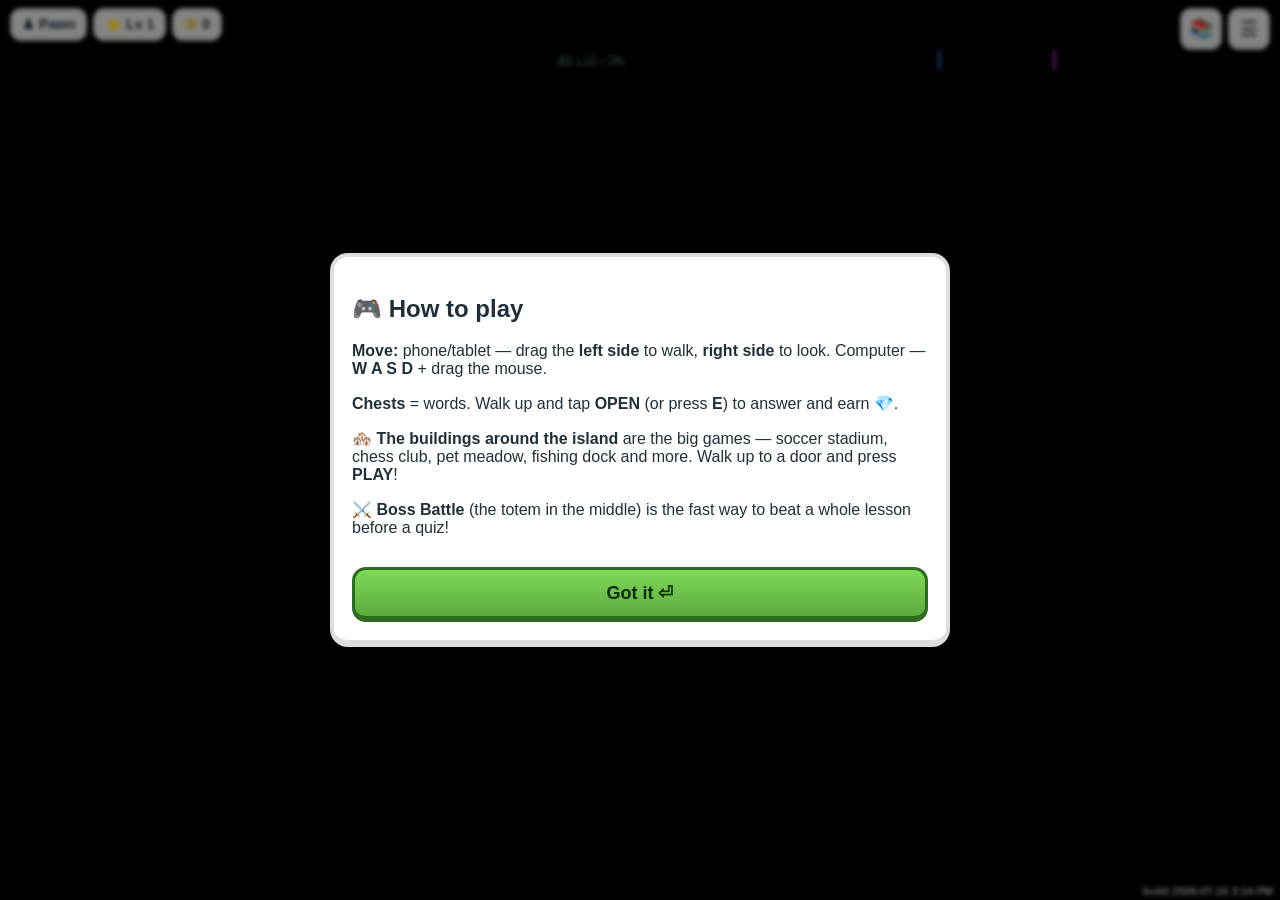
<file: index.html>
<!DOCTYPE html>
<html lang="en">
<head>
  <meta charset="utf-8">
  <meta name="viewport" content="width=device-width, initial-scale=1, maximum-scale=1, user-scalable=no, viewport-fit=cover">
  <meta name="theme-color" content="#5cab3e">
  <title>Voblox — Word World</title>

  <!-- install-as-app (iPhone/iPad full screen) -->
  <meta name="apple-mobile-web-app-capable" content="yes">
  <meta name="mobile-web-app-capable" content="yes">
  <meta name="apple-mobile-web-app-status-bar-style" content="black-translucent">
  <meta name="apple-mobile-web-app-title" content="Voblox">
  <link rel="manifest" href="manifest.webmanifest">
  <link rel="apple-touch-icon" href="icons/icon-180.png">
  <link rel="icon" href="data:image/svg+xml,<svg xmlns='http://www.w3.org/2000/svg' viewBox='0 0 100 100'><text y='.9em' font-size='90'>🟩</text></svg>">

  <link rel="stylesheet" href="styles.css">
  <link rel="stylesheet" href="world.css">
  <link rel="stylesheet" href="boss.css">
  <link rel="stylesheet" href="games.css">
</head>
<body class="world">
  <canvas id="c"></canvas>

  <div id="errbar"></div>

  <!-- heads-up display -->
  <div id="whud">
    <div class="hud-left">
      <span class="chip" id="rankchip">♟ Pawn</span>
      <span class="chip" id="lvlchip">⭐ Lv 1</span>
      <span class="chip" id="gemchip"><img class="vbx" src="icons/vobux.png" alt="V"> 0</span>
      <span class="chip" id="chestchip" style="display:none;cursor:pointer">🎁 0</span>
      <span class="chip combo" id="combochip" style="display:none">🔥 x2</span>
    </div>
    <div class="meter" id="meter">
      <div class="meter-fill" id="meterfill"></div>
      <div class="meter-tick" style="left:80%"></div>
      <div class="meter-tick a" style="left:90%"></div>
      <div class="meter-label" id="meterlabel">0%</div>
    </div>
    <div class="hud-right">
      <a class="iconbtn" href="study.html" title="Study mode">📚</a>
      <button class="iconbtn" id="menubtn" title="Menu">☰</button>
    </div>
  </div>

  <!-- floating "open this chest" prompt -->
  <div id="prompt" class="prompt-float" style="display:none"></div>

  <!-- touch interact button (mobile) -->
  <button id="actbtn" class="actbtn" style="display:none">OPEN ✦</button>

  <!-- overlay for quizzes, menus, word list, chess -->
  <div id="overlay" class="overlay" style="display:none"><div id="overlaybox" class="overlaybox"></div></div>

  <!-- loading hint -->
  <div id="loading" class="loading">Loading your world… 🟩</div>

  <!-- build version (so you can confirm you have the latest) -->
  <div id="ver" class="ver"></div>

  <script src="vendor/three.min.js"></script>
  <script src="src/version.js"></script>
  <script src="src/content.js"></script>
  <script src="src/engine.js"></script>
  <script src="src/questions.js"></script>
  <script src="src/store.js"></script>
  <script src="src/profile.js"></script>
  <script src="src/sfx.js"></script>
  <script src="src/avatar.js"></script>
  <script src="src/bots.js"></script>
  <script src="src/items.js"></script>
  <script src="src/boss.js"></script>
  <script src="src/quizshow.js"></script>
  <script src="src/memory.js"></script>
  <script src="src/hunt.js"></script>
  <script src="src/run.js"></script>
  <script src="src/whack.js"></script>
  <script src="src/hoops.js"></script>
  <script src="src/snake.js"></script>
  <script src="src/spell.js"></script>
  <script src="src/pickle.js"></script>
  <script src="src/fishing.js"></script>
  <script src="src/soccer.js"></script>
  <script src="src/karts.js"></script>
  <script src="src/obby.js"></script>
  <script src="src/towerd.js"></script>
  <script src="src/chessclub.js"></script>
  <script src="src/bjj.js"></script>
  <script src="src/chef.js"></script>
  <script src="src/pets.js"></script>
<script src="src/empire.js"></script>
<script src="src/books.js"></script>
<script src="src/merge.js"></script>
<script src="src/dash.js"></script>
<script src="src/dungeon.js"></script>
<script src="src/clash.js"></script>
<script src="src/park.js"></script>
<script src="src/slice.js"></script>
<script src="src/blaster.js"></script>
<script src="src/beat.js"></script>
<script src="src/survivors.js"></script>
<script src="src/digger.js"></script>
<script src="src/gobble.js"></script>
<script src="src/royale.js"></script>
<script src="src/bossrush.js"></script>
<script src="src/micro.js"></script>
<script src="src/factory.js"></script>
<script src="src/wally.js"></script>
<script src="src/claw.js"></script>
<script src="src/fishing2.js"></script>
<script src="src/piano.js"></script>
<script src="src/stack.js"></script>
<script src="src/jethop.js"></script>
<script src="src/brick.js"></script>
<script src="src/hopper.js"></script>
<script src="src/golf.js"></script>
<script src="src/pinball.js"></script>
<script src="src/airhockey.js"></script>
<script src="src/boom.js"></script>
<script src="src/ski.js"></script>
<script src="src/icemaze.js"></script>
<script src="src/gemswap.js"></script>
<script src="src/fleet.js"></script>
<script src="src/bowling.js"></script>
<script src="src/homerun.js"></script>
<script src="src/sumo.js"></script>
<script src="src/sneak.js"></script>
<script src="src/wildcards.js"></script>
<script src="src/archery.js"></script>
<script src="src/spike.js"></script>
<script src="src/asteroid.js"></script>
  <script src="src/games.js"></script>
  <script src="src/arcade.js"></script>
  <script src="src/world.js"></script>
</body>
</html>
</file>
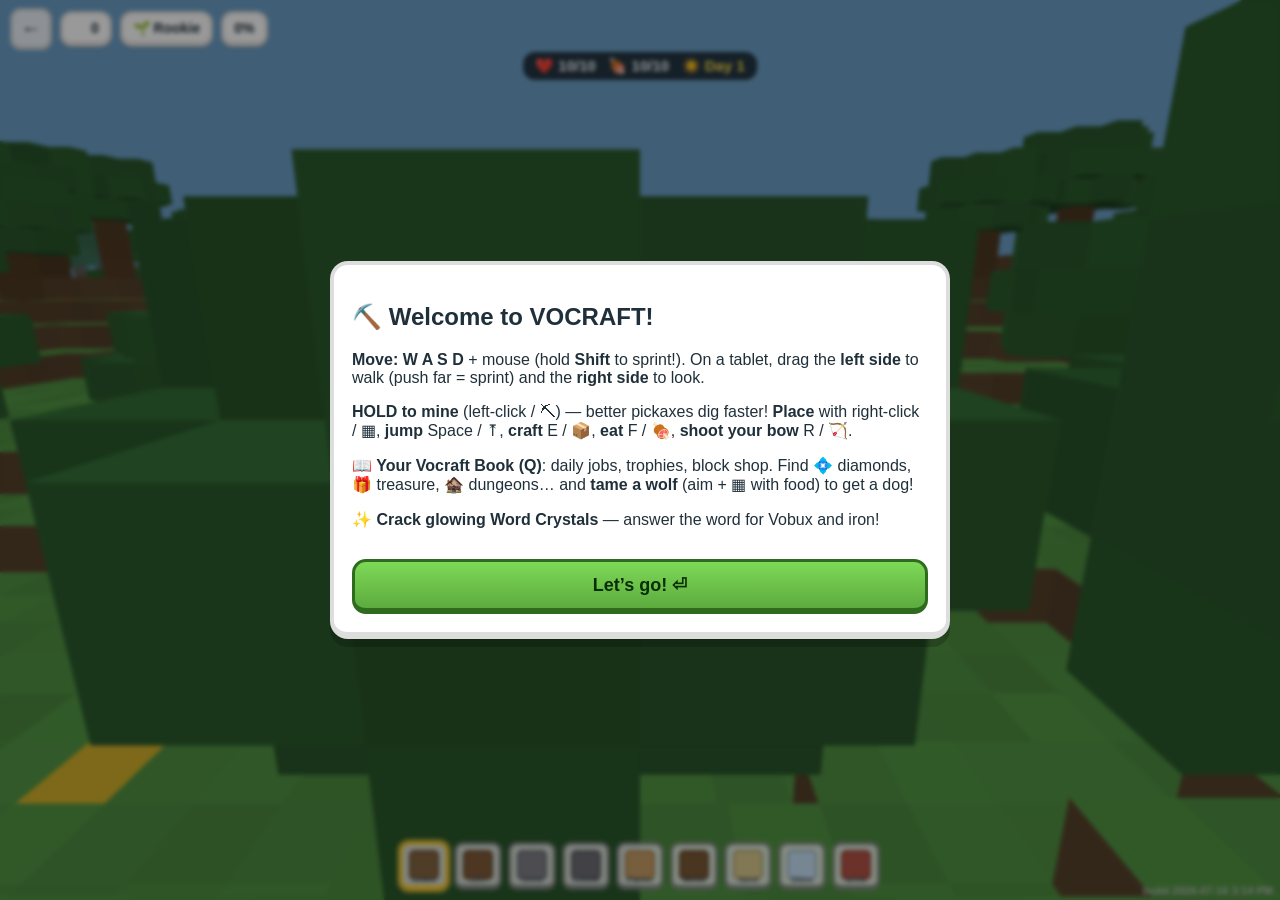
<file: craft.html>
<!DOCTYPE html>
<html lang="en">
<head>
  <meta charset="utf-8">
  <meta name="viewport" content="width=device-width, initial-scale=1, maximum-scale=1, user-scalable=no, viewport-fit=cover">
  <meta name="theme-color" content="#7ec8ff">
  <title>Voblox — Vocraft</title>
  <meta name="apple-mobile-web-app-capable" content="yes">
  <meta name="mobile-web-app-capable" content="yes">
  <link rel="manifest" href="manifest.webmanifest">
  <link rel="apple-touch-icon" href="icons/icon-180.png">
  <link rel="stylesheet" href="styles.css">
  <link rel="stylesheet" href="world.css">
  <link rel="stylesheet" href="craft.css">
</head>
<body class="craftbody">
  <canvas id="cw"></canvas>
  <div id="errbar"></div>
  <div id="crosshair">✛</div>
  <div id="chud">
    <a class="iconbtn" href="index.html" title="Back to world">←</a>
    <span class="chip" id="cgems"><img class="vbx" src="icons/vobux.png" alt="V"> 0</span>
    <span class="chip" id="crank"></span>
    <span class="chip" id="cgrade"></span>
  </div>
  <div id="hotbar"></div>
  <div id="touch"></div>
  <div id="coverlay" class="overlay" style="display:none"><div id="coverlaybox" class="overlaybox"></div></div>
  <div id="ver" class="ver"></div>
  <div id="loading" class="loading">Generating world… ⛏️</div>

  <script src="vendor/three.min.js"></script>
  <script src="src/version.js"></script>
  <script src="src/content.js"></script>
  <script src="src/engine.js"></script>
  <script src="src/questions.js"></script>
  <script src="src/store.js"></script>
  <script src="src/profile.js"></script>
  <script src="src/craft/craft.js"></script>
</body>
</html>
</file>
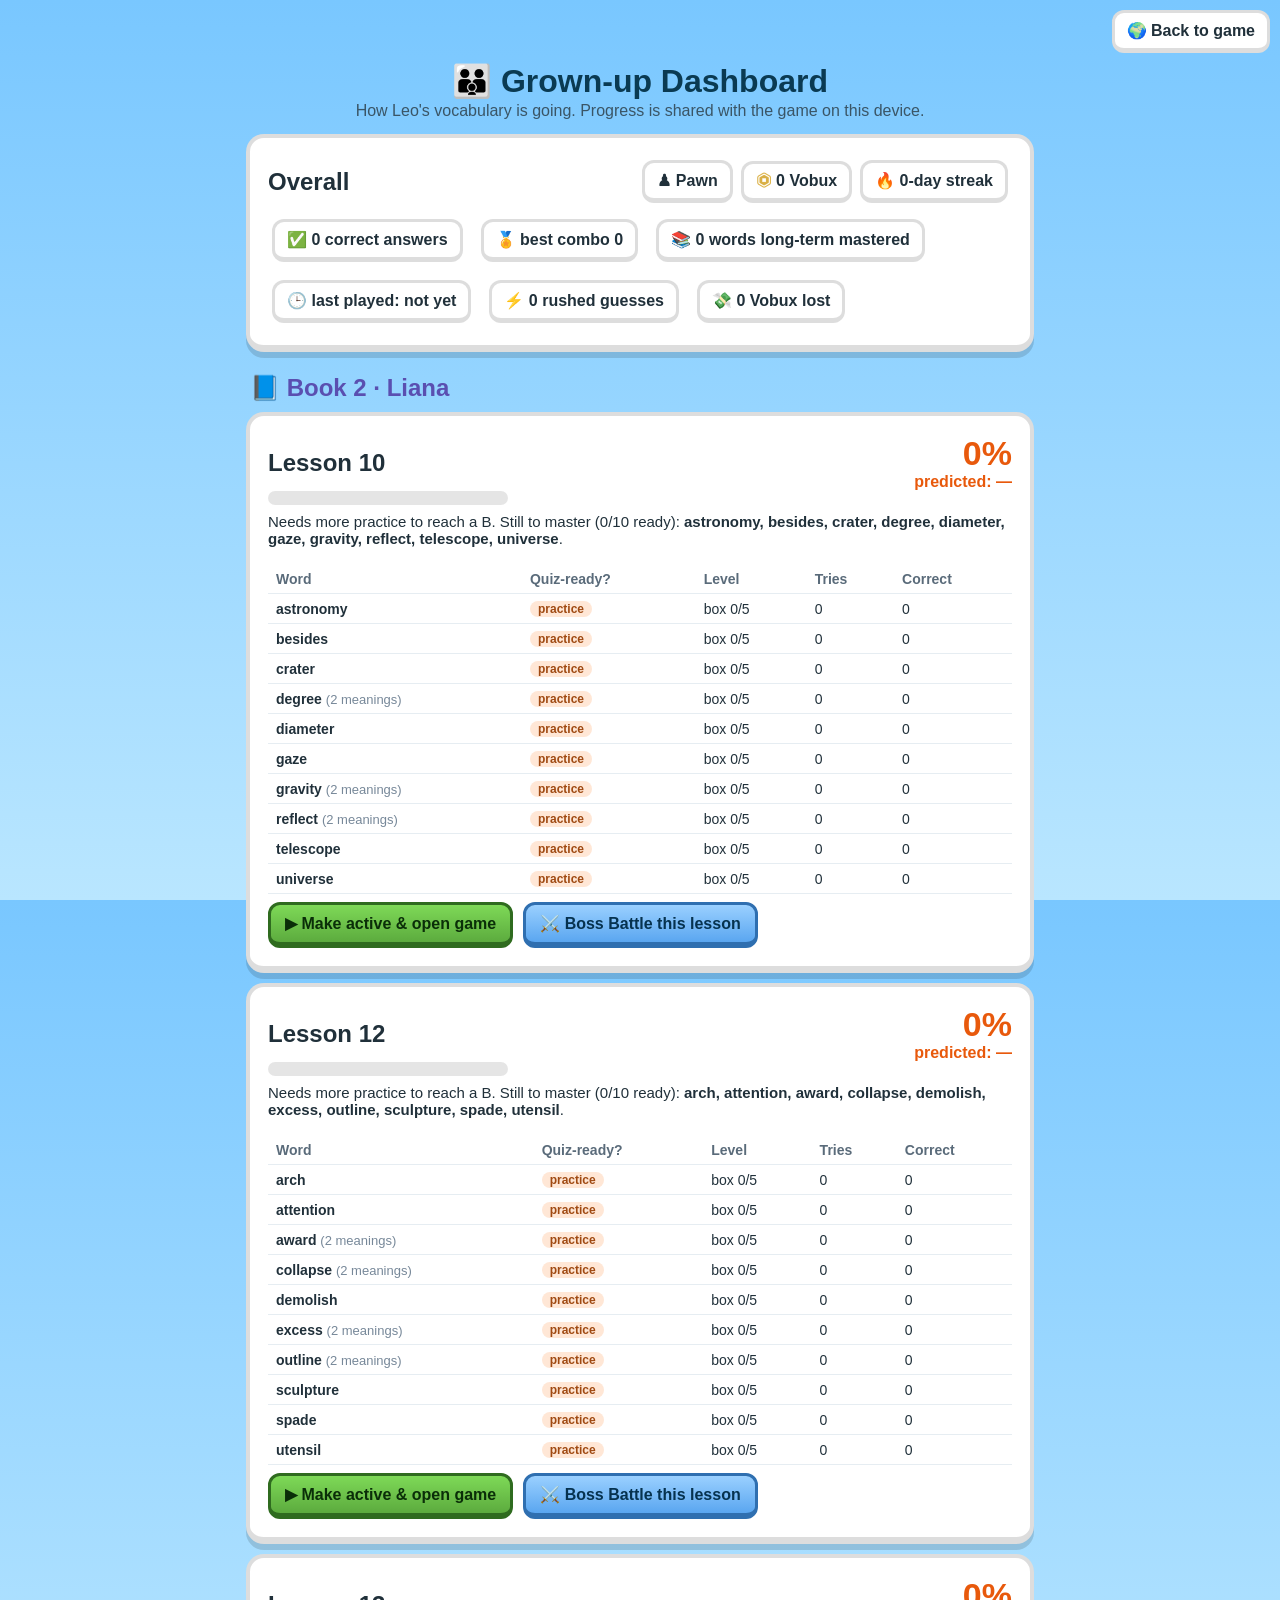
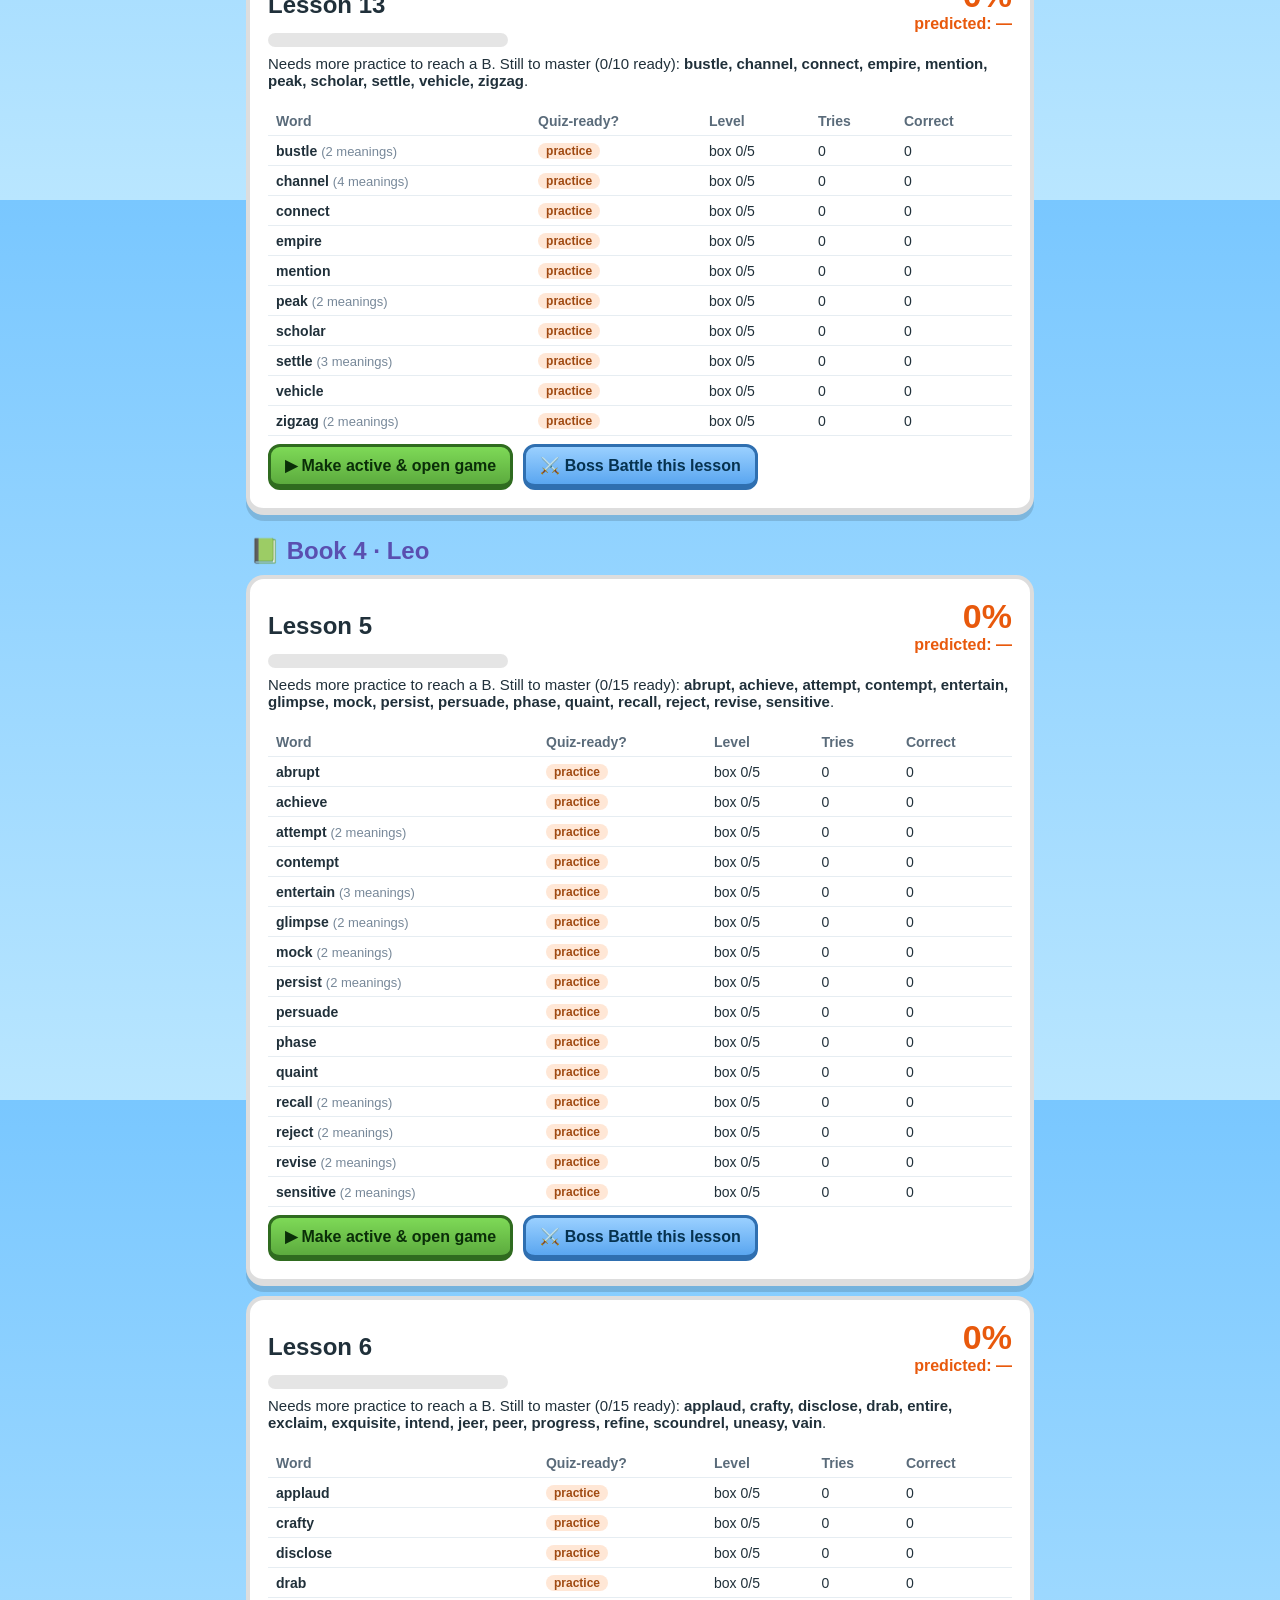
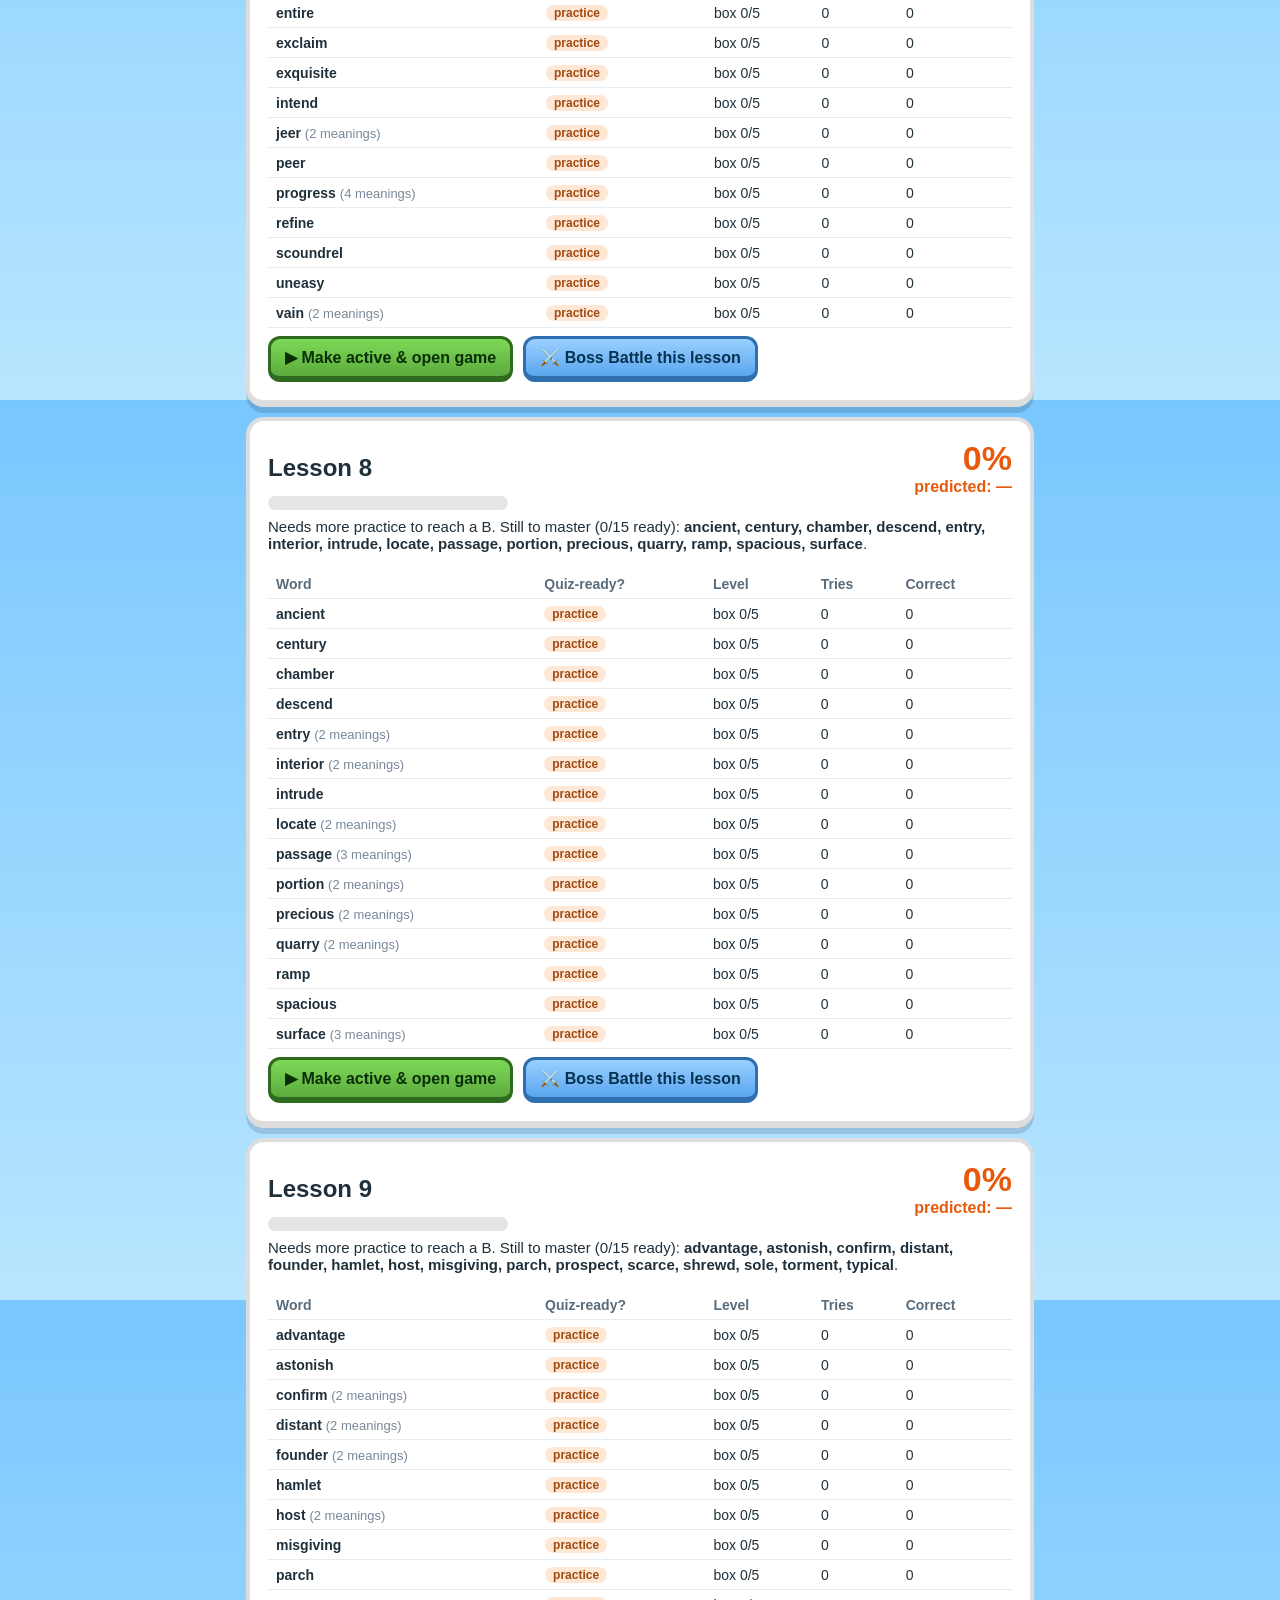
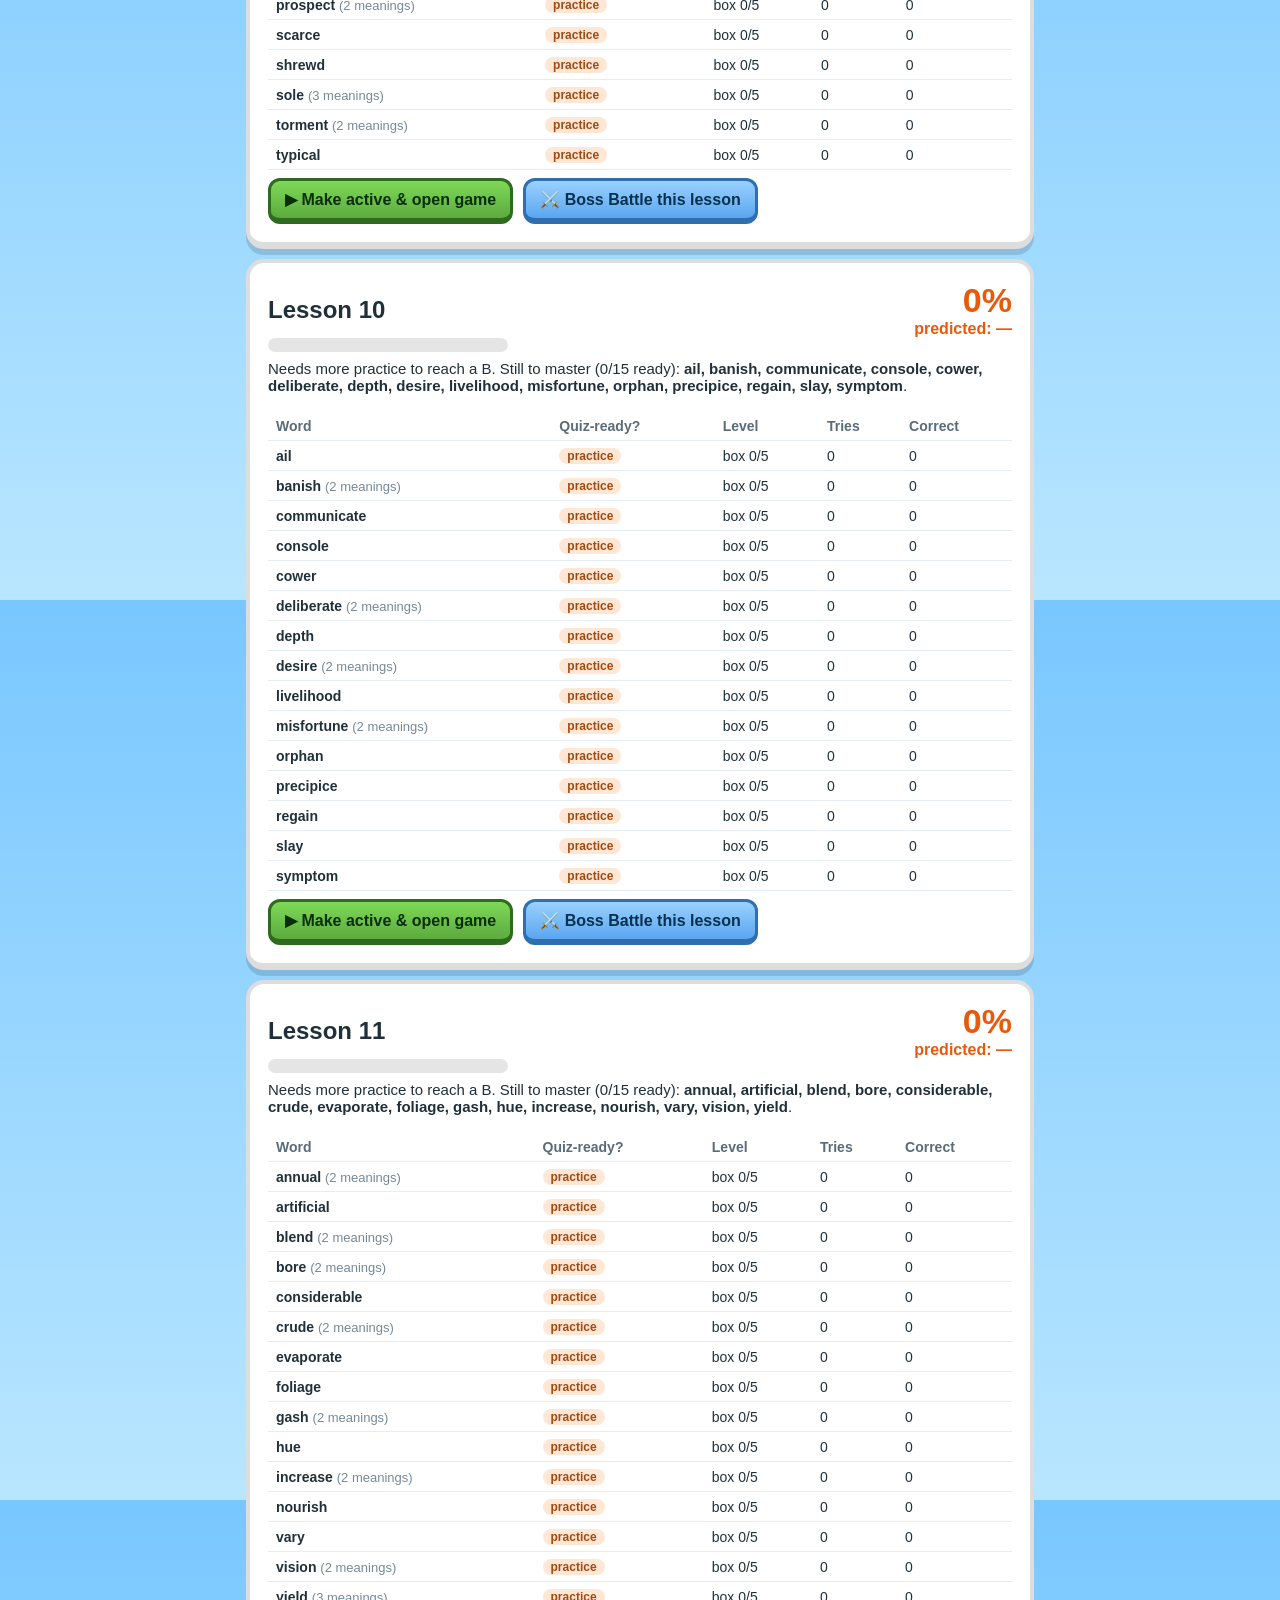
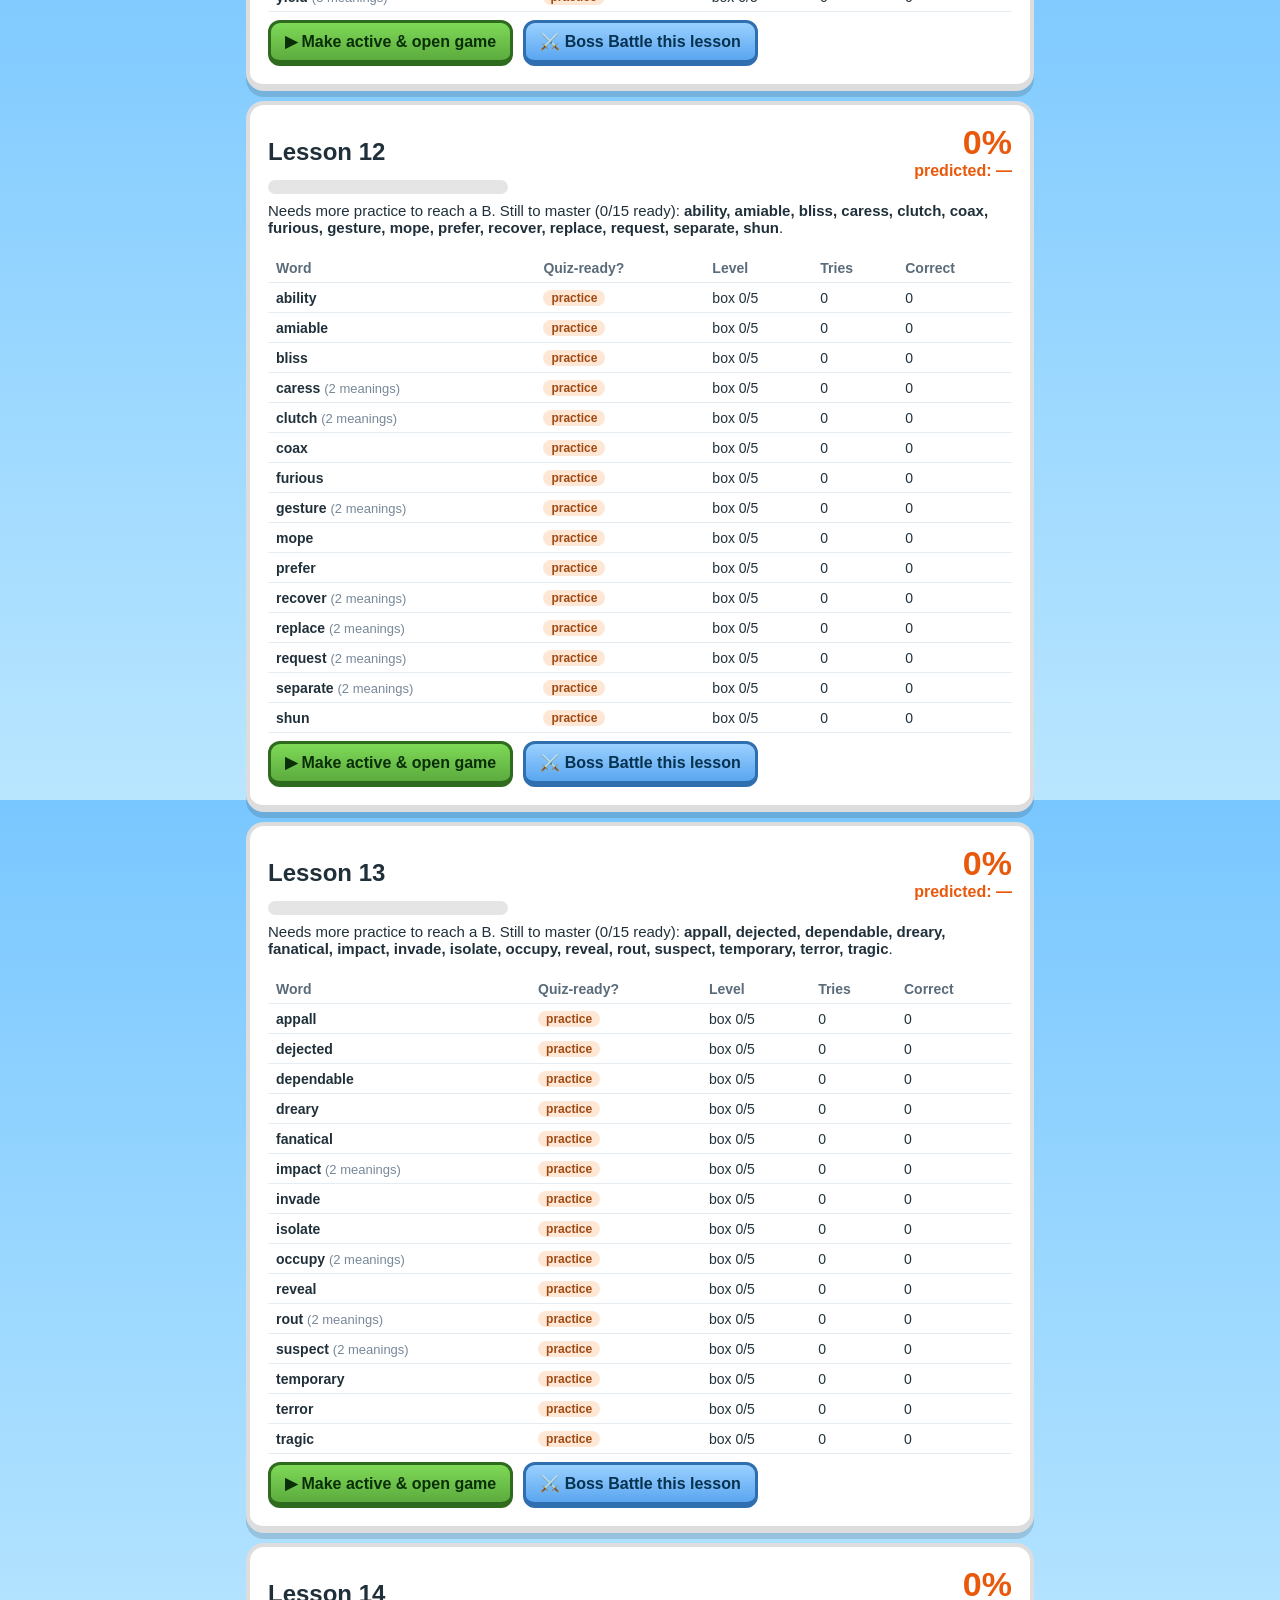
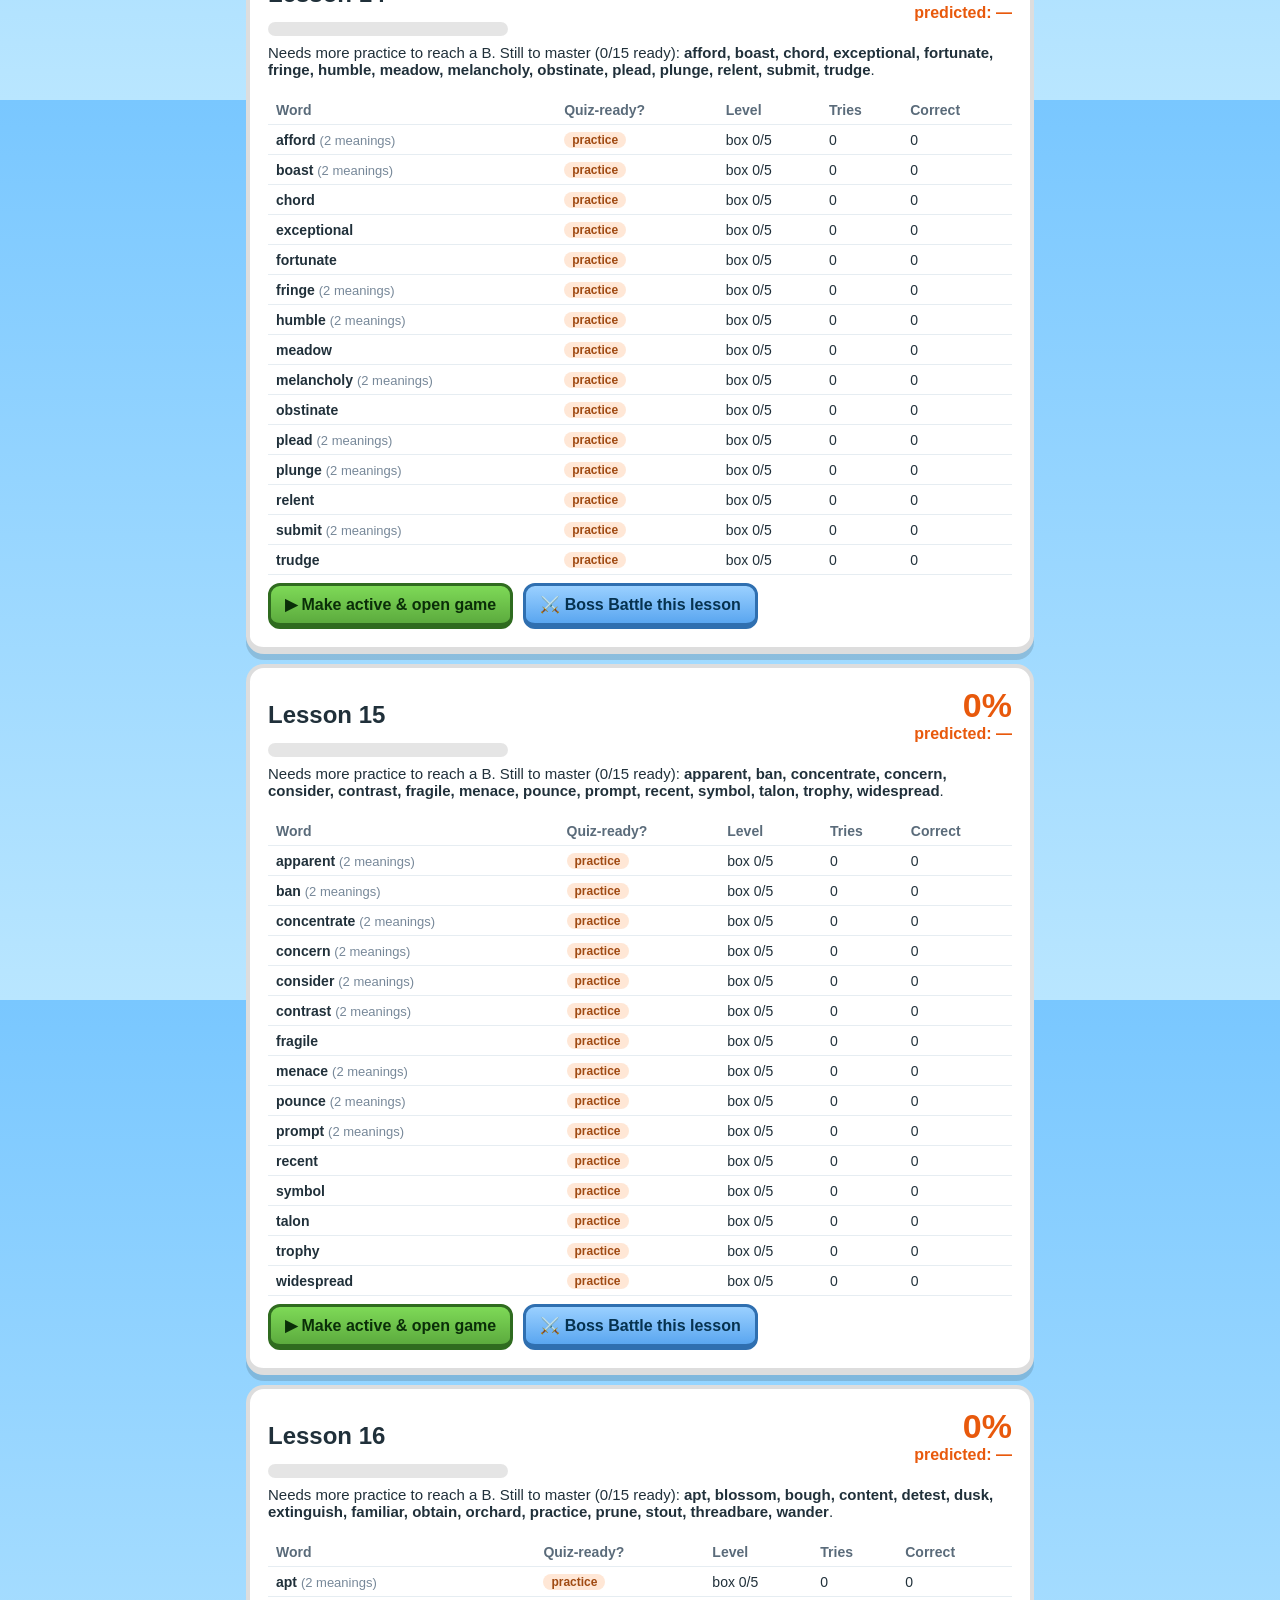
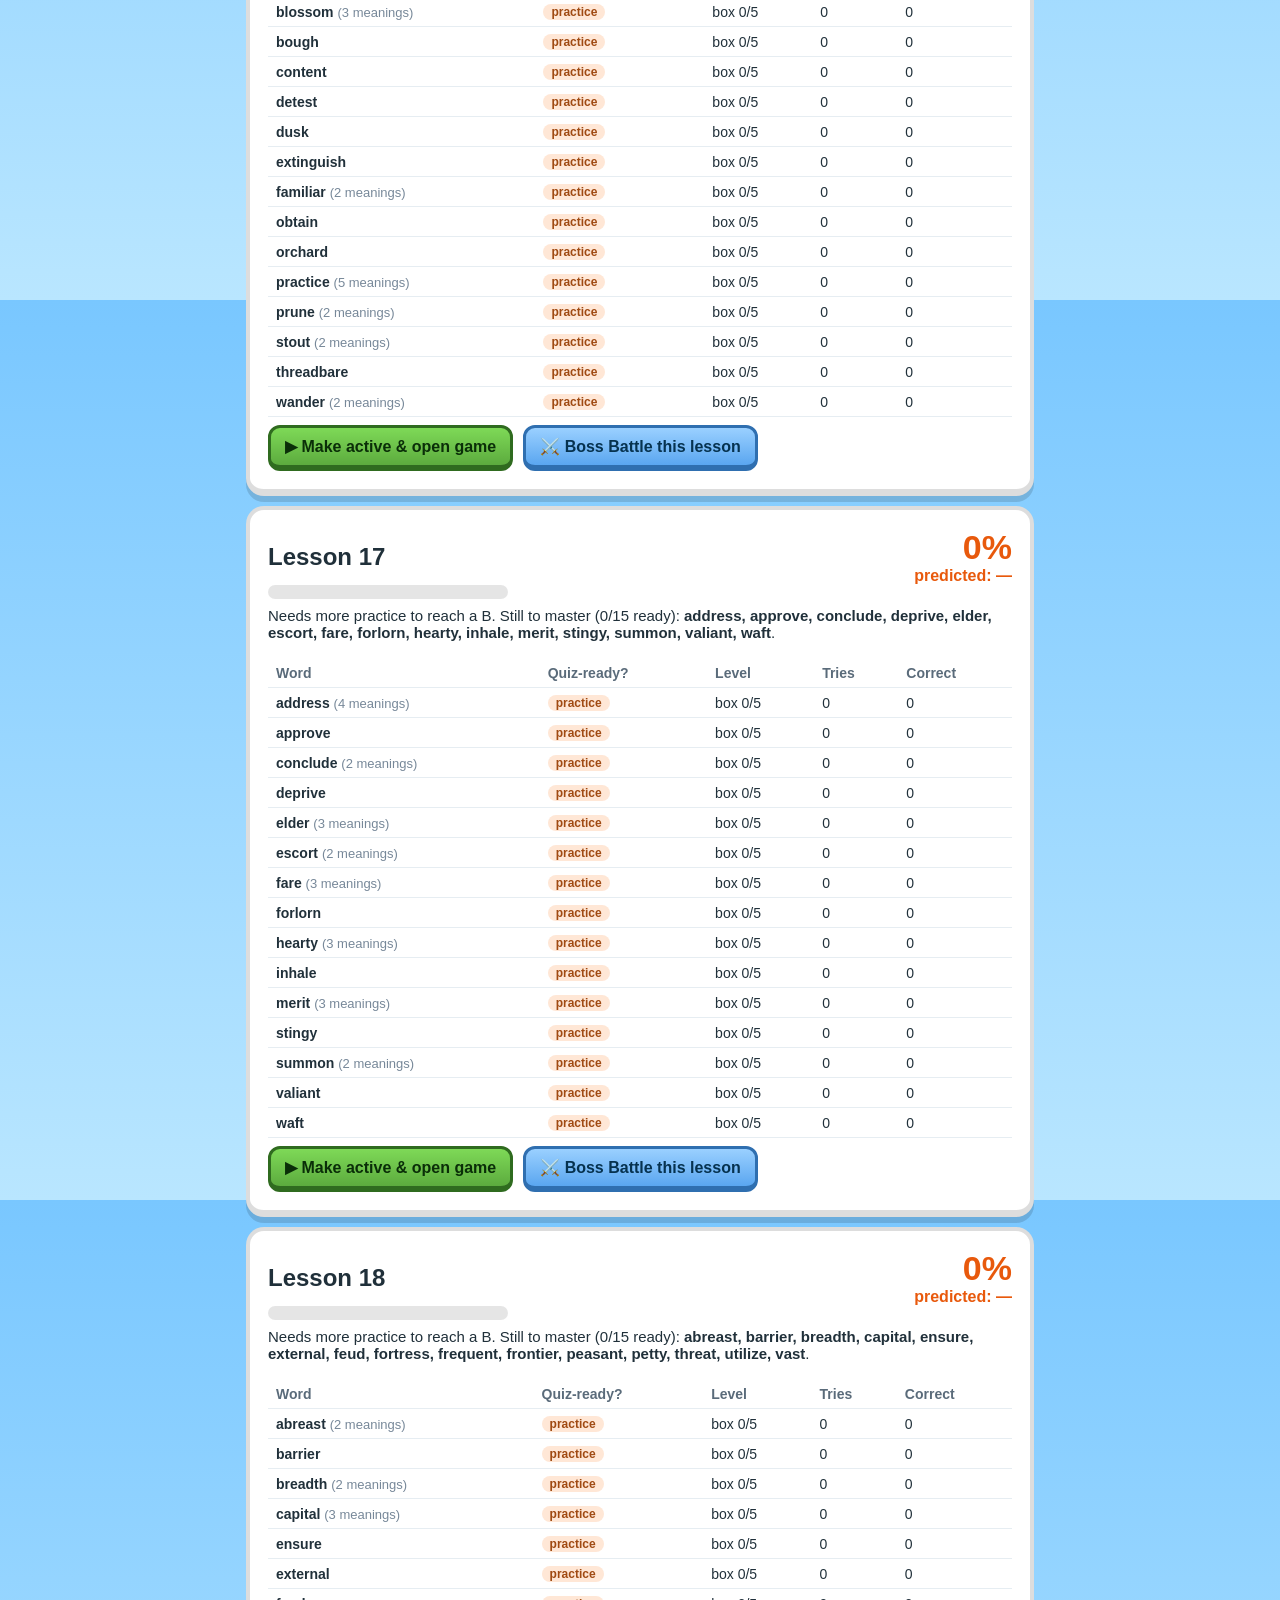
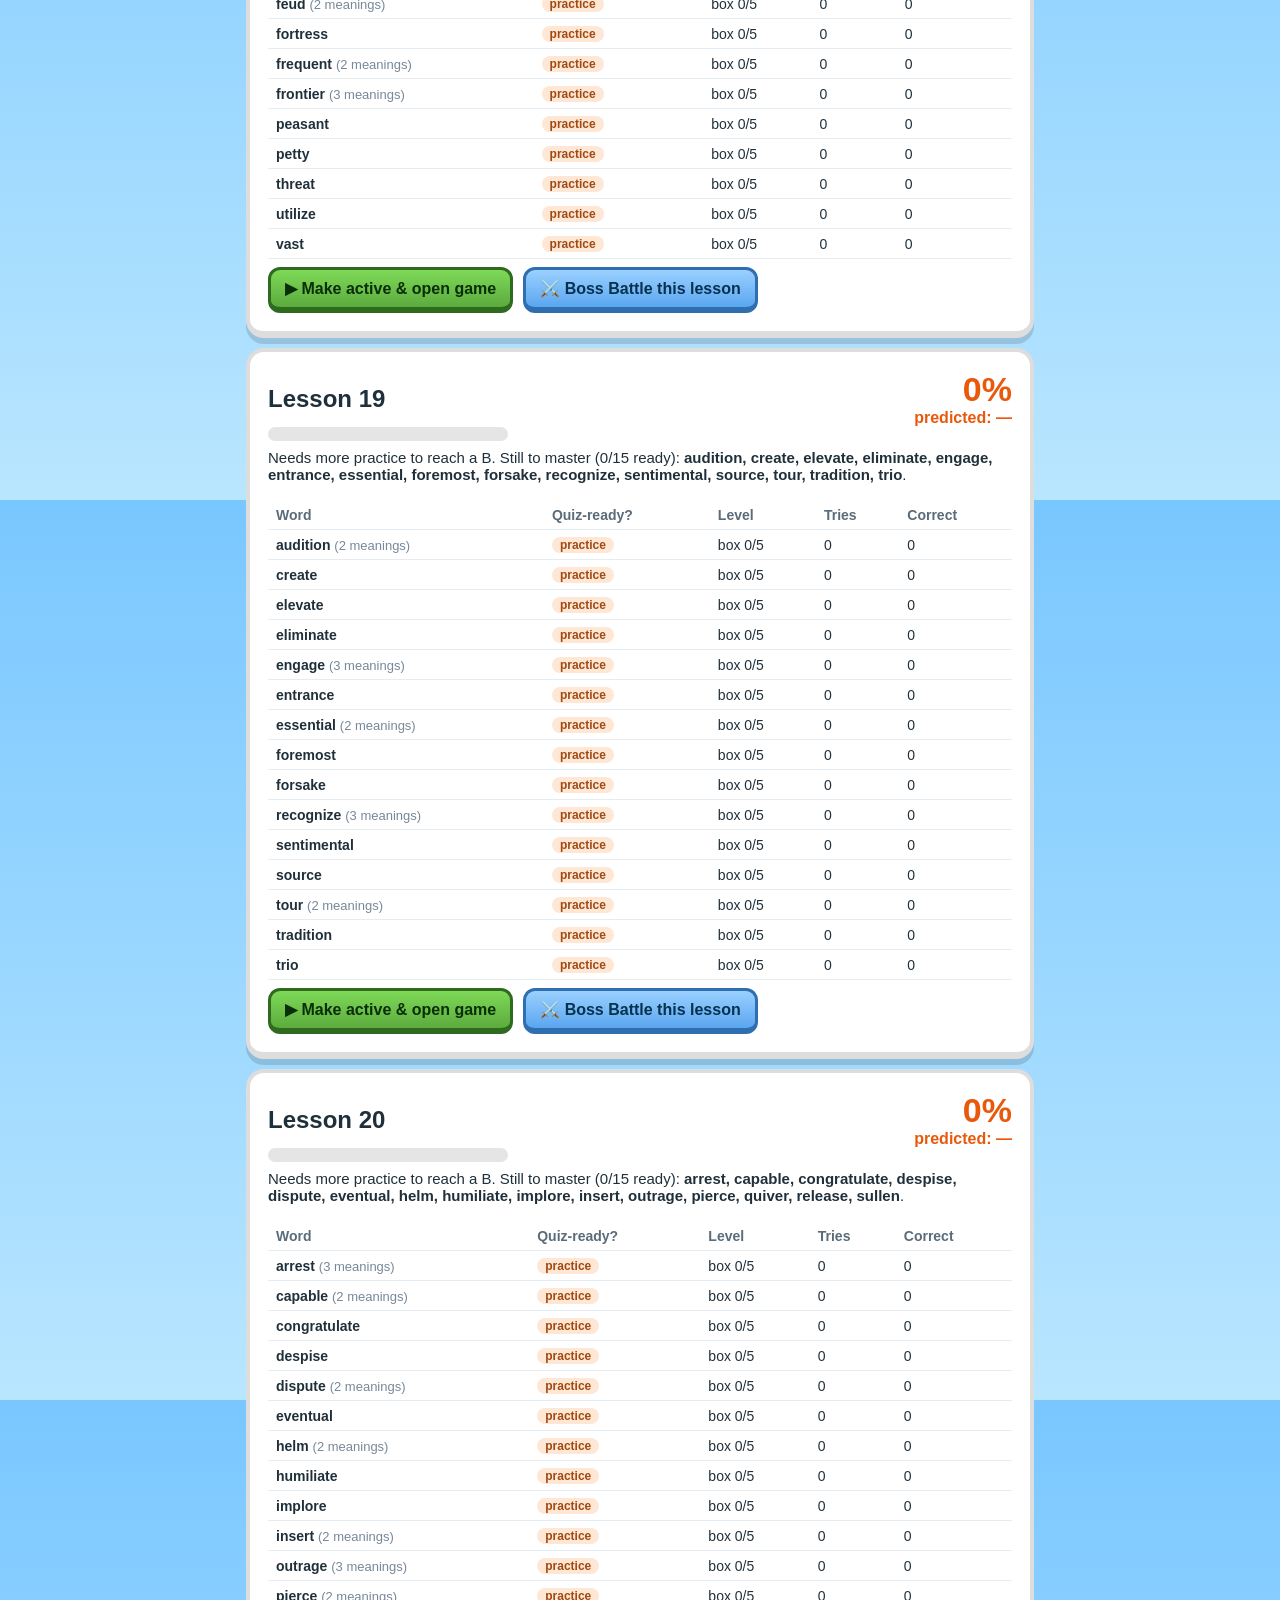
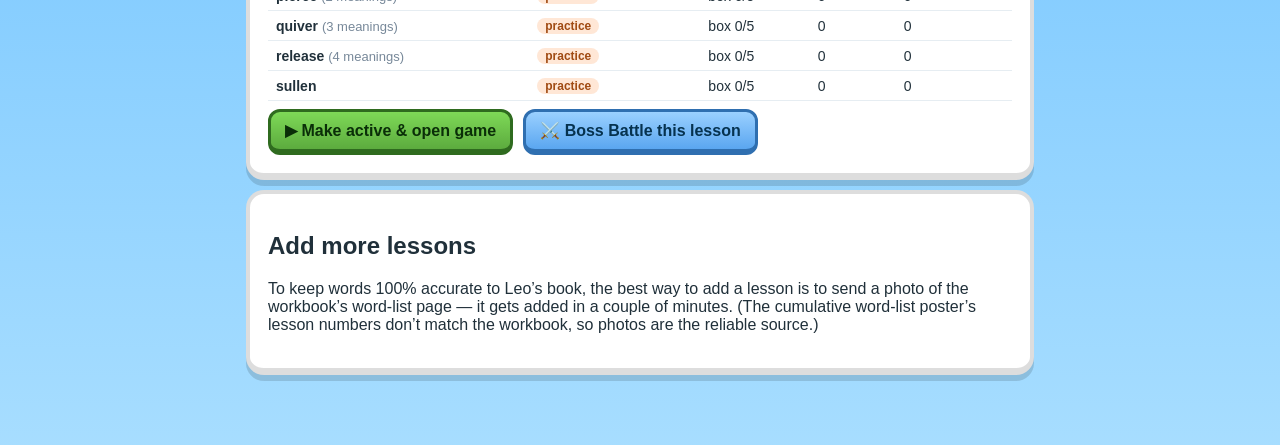
<file: dashboard.html>
<!DOCTYPE html>
<html lang="en">
<head>
  <meta charset="utf-8">
  <meta name="viewport" content="width=device-width, initial-scale=1, viewport-fit=cover">
  <meta name="theme-color" content="#5cab3e">
  <title>Voblox — Grown-up Dashboard</title>
  <link rel="stylesheet" href="styles.css">
  <style>
    #app { max-width: 820px; }
    /* push the title clear of the fixed .worldlink button (top-right) on phones */
    h1 { color:#0a3a52; text-align:center; margin:48px 0 2px; }
    /* tables scroll horizontally inside their own container — never the page */
    .tablewrap { overflow-x:auto; -webkit-overflow-scrolling:touch; overscroll-behavior-x:contain; }
    .tablewrap table { min-width:380px; }
    .sub { text-align:center; color:#3a5566; margin-bottom:14px; }
    .stat { display:inline-block; background:#fff; border:3px solid #0002; border-bottom-width:5px;
      border-radius:12px; padding:8px 12px; margin:4px; font-weight:bold; }
    .lessonhead { display:flex; align-items:center; justify-content:space-between; gap:10px; flex-wrap:wrap; }
    .gradebig { font-size:34px; font-weight:900; }
    .A { color:#2f9e44; } .B { color:#1c7ed6; } .low { color:#e8590c; }
    table { width:100%; border-collapse:collapse; margin-top:10px; font-size:14px; }
    th, td { text-align:left; padding:6px 8px; border-bottom:1px solid #e6edf2; }
    th { color:#5a6b7a; }
    .pill { display:inline-block; padding:1px 8px; border-radius:8px; font-weight:bold; font-size:12px; }
    .ready { background:#dff5e1; color:#1c7a2e; } .notready { background:#ffe7d6; color:#a04a12; }
    .barwrap { background:#0000001a; border-radius:8px; height:14px; overflow:hidden; max-width:240px; }
    .bar { height:100%; background:linear-gradient(90deg,#76d275,#43c34a); }
    .summary { margin:8px 0; font-size:15px; }
    .row2 { display:flex; gap:10px; flex-wrap:wrap; margin-top:8px; }
    .btn { background:linear-gradient(#7ed957,#5cab3e); color:#0a2e08; border:3px solid #2f6b1f;
      border-bottom-width:6px; border-radius:12px; padding:9px 14px; font-weight:bold; cursor:pointer; text-decoration:none; }
    .btn.alt { background:linear-gradient(#9ad0ff,#5aa6f0); border-color:#2f6fb0; color:#06324f; }
  </style>
</head>
<body>
  <a class="worldlink" href="index.html">🌍 Back to game</a>
  <div id="app">
    <div id="errbar"></div>
    <h1>👪 Grown-up Dashboard</h1>
    <div class="sub">How Leo's vocabulary is going. Progress is shared with the game on this device.</div>
    <div id="dash"></div>
  </div>
  <script src="src/content.js"></script>
  <script src="src/engine.js"></script>
  <script src="src/questions.js"></script>
  <script src="src/store.js"></script>
  <script src="src/profile.js"></script>
  <script src="src/dashboard.js"></script>
</body>
</html>
</file>
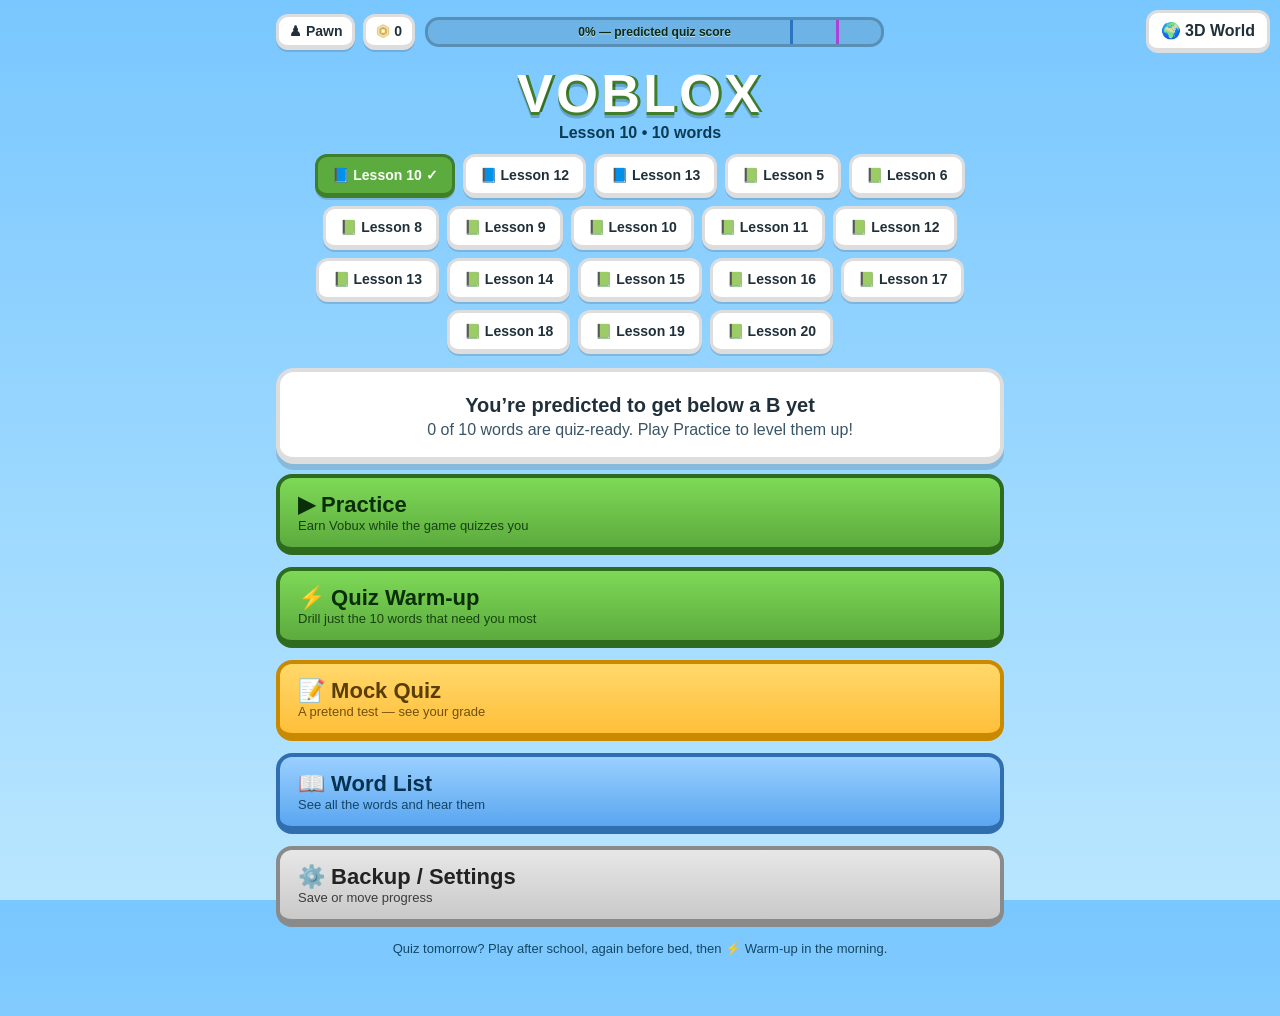
<file: study.html>
<!DOCTYPE html>
<html lang="en">
<head>
  <meta charset="utf-8">
  <meta name="viewport" content="width=device-width, initial-scale=1, viewport-fit=cover">
  <meta name="theme-color" content="#5cab3e">
  <title>Voblox — Study Mode</title>
  <link rel="stylesheet" href="styles.css">
  <link rel="icon" href="data:image/svg+xml,<svg xmlns='http://www.w3.org/2000/svg' viewBox='0 0 100 100'><text y='.9em' font-size='90'>🟩</text></svg>">
</head>
<body>
  <a class="worldlink" href="index.html">🌍 3D World</a>
  <div id="app">
    <div id="errbar"></div>
    <div id="hud"></div>
    <div id="screen"></div>
  </div>
  <div id="fx"></div>

  <!-- order matters: words, then the brain, then the app -->
  <script src="src/content.js"></script>
  <script src="src/engine.js"></script>
  <script src="src/questions.js"></script>
  <script src="src/app.js"></script>
</body>
</html>
</file>
<file: styles.css>
/* Voblox — blocky, bright, Minecraft/Roblox-ish theme */
:root {
  --grass: #5cab3e;
  --grass-dark: #3f7e2a;
  --sky1: #79c7ff;
  --sky2: #b9e6ff;
  --dirt: #8a5a3b;
  --panel: #ffffff;
  --ink: #20303a;
  --gold: #ffce3a;
  --good: #43c34a;
  --bad: #ff5a5a;
  --blue: #2f7be0;
  --shadow: #00000022;
}
* { box-sizing: border-box; }
html, body { margin: 0; height: 100%; }
body {
  font-family: "Trebuchet MS", "Segoe UI", Verdana, sans-serif;
  color: var(--ink);
  background:
    linear-gradient(var(--sky1), var(--sky2));
  min-height: 100%;
  -webkit-text-size-adjust: 100%;
}
/* #app is used ONLY by study.html + dashboard.html (never index.html/craft.html);
   safe-area insets are additive (0 on non-notched displays). */
#app { max-width: 760px; margin: 0 auto;
  padding: calc(14px + env(safe-area-inset-top)) calc(16px + env(safe-area-inset-right)) calc(60px + env(safe-area-inset-bottom)) calc(16px + env(safe-area-inset-left)); }

/* error bar */
#errbar { display:none; background:#b00020; color:#fff; padding:8px 12px; border-radius:8px; margin-bottom:10px; font-size:13px; }

/* HUD */
/* #hud exists ONLY on study.html — reserve the top-right corner so the fixed
   .worldlink button never overlaps the rank chips / predicted-score meter. */
#hud { display:flex; align-items:center; gap:10px; flex-wrap:wrap; margin-bottom:12px; padding-right:120px; }
.hud-left { display:flex; gap:8px; flex-wrap:wrap; }
.chip {
  background:#fff; border:3px solid #0002; border-bottom-width:5px; border-radius:12px;
  padding:6px 10px; font-weight:bold; font-size:14px; box-shadow:0 2px 0 var(--shadow);
}
.chip.combo { background:#fff3cf; border-color:#e6b800; }
.meter {
  position:relative; flex:1; min-width:200px; height:30px; background:#0000001a;
  border:3px solid #0003; border-radius:14px; overflow:hidden;
}
.meter-fill {
  height:100%; background:linear-gradient(90deg,#76d275,#43c34a);
  transition:width .5s cubic-bezier(.2,.9,.2,1);
}
.meter-tick { position:absolute; top:0; bottom:0; width:3px; background:#1c63b8; opacity:.8; }
.meter-tick.a { background:#c026d3; }
.meter-label {
  position:absolute; inset:0; display:flex; align-items:center; justify-content:center;
  font-size:12px; font-weight:bold; color:#0a2a12; text-shadow:0 1px 0 #fff8;
}

/* logo / headings */
.logo {
  text-align:center; font-weight:900; letter-spacing:3px; font-size:54px; color:#fff;
  text-shadow:0 3px 0 var(--grass-dark), 0 6px 0 #0003, 3px 0 0 var(--grass-dark);
  margin:8px 0 0;
}
.logo.small { font-size:30px; }

/* lesson picker (study home) */
.lessonpick { display:flex; gap:8px; justify-content:center; flex-wrap:wrap; margin:6px 0 14px; }
.lpick {
  font-family:inherit; font-weight:bold; font-size:14px; color:var(--ink); background:#fff;
  border:3px solid #0002; border-bottom-width:5px; border-radius:12px; padding:6px 14px;
  cursor:pointer; box-shadow:0 2px 0 var(--shadow); min-height:44px;
}
.lpick.on { color:#fff; background:var(--grass); border-color:var(--grass-dark); }
.lpick:active { transform:translateY(2px); border-bottom-width:3px; }
.subtitle { text-align:center; font-weight:bold; color:#0a3a52; margin-bottom:12px; }

/* cards & buttons */
.card {
  background:var(--panel); border:4px solid #0002; border-bottom-width:7px;
  border-radius:18px; padding:18px; box-shadow:0 6px 0 var(--shadow); margin:10px 0;
}
.hero { text-align:center; }
.hero-line { font-size:20px; font-weight:bold; margin:4px 0; }
.hero-sub { color:#3a5566; }
.big-emoji { font-size:54px; }
.bigscore { font-size:64px; font-weight:900; color:var(--grass-dark); }

.menu { display:flex; flex-direction:column; gap:12px; margin-top:8px; }
button { font-family:inherit; cursor:pointer; }
.big {
  display:flex; flex-direction:column; align-items:flex-start; text-align:left;
  background:linear-gradient(#7ed957,#5cab3e); color:#093; color:#0a2e08;
  border:4px solid #2f6b1f; border-bottom-width:8px; border-radius:16px;
  padding:14px 18px; font-weight:bold; transition:transform .05s, border-width .05s;
}
.big .bl { font-size:22px; }
.big .bs { font-size:13px; font-weight:normal; opacity:.85; }
.big:active { transform:translateY(3px); border-bottom-width:4px; }
#mock.big, button#mock { background:linear-gradient(#ffd86b,#ffbf3a); border-color:#c98a00; color:#5a3d00; }
#words.big, button#words { background:linear-gradient(#9ad0ff,#5aa6f0); border-color:#2f6fb0; color:#073; color:#06324f; }
#settings.big, button#settings { background:linear-gradient(#e7e7e7,#c9c9c9); border-color:#8a8a8a; color:#222; }

.tip { text-align:center; color:#0a3a52; font-size:13px; margin-top:14px; opacity:.9; }

/* question */
.qhead { display:flex; justify-content:space-between; align-items:center; font-weight:bold; color:#0a3a52; margin-bottom:4px; }
.stop, .danger {
  background:#fff; border:3px solid #0003; border-bottom-width:5px; border-radius:10px;
  padding:6px 10px; font-weight:bold; font-size:13px;
}
.danger { background:#ffe0e0; border-color:#d33; color:#a00; margin-top:10px; }
.qcard { min-height:120px; }
.prompt { font-size:22px; line-height:1.35; margin-bottom:14px; }
.prompt .target { color:var(--blue); }
.quote { display:inline-block; margin-top:6px; color:#26424f; font-style:italic; }
.replay { font-size:13px; padding:2px 8px; border:2px solid #0003; border-radius:8px; background:#eef; }

.choices { display:flex; flex-direction:column; gap:10px; }
.choice {
  display:flex; align-items:center; gap:10px; text-align:left;
  background:#f4f8ff; border:3px solid #0002; border-bottom-width:6px; border-radius:14px;
  padding:12px 14px; font-size:18px; font-weight:600;
}
.choice .num { background:#2f7be0; color:#fff; width:26px; height:26px; flex:0 0 26px;
  border-radius:8px; display:flex; align-items:center; justify-content:center; font-size:14px; }
.choice:active { transform:translateY(2px); }
.choice.right { background:#d8f7d6; border-color:var(--good); }
.choice.wrong { background:#ffd9d9; border-color:var(--bad); }

.typebox { display:flex; flex-wrap:wrap; gap:10px; align-items:center; }
#answer {
  flex:1; min-width:200px; font-size:24px; padding:12px 14px; border:3px solid #0003;
  border-bottom-width:6px; border-radius:14px; font-family:inherit;
}
#answer.almost { border-color:var(--gold); background:#fff7e0; }
.submit {
  background:linear-gradient(#7ed957,#5cab3e); color:#0a2e08; border:3px solid #2f6b1f;
  border-bottom-width:6px; border-radius:14px; padding:12px 18px; font-weight:bold; font-size:18px;
}
.submit:active { transform:translateY(2px); }
.big-next { margin-top:14px; width:100%; }
.hint { width:100%; color:#b8860b; font-weight:bold; font-size:14px; }

/* feedback */
.fb { font-size:22px; font-weight:bold; margin-bottom:8px; }
.fb.good { color:var(--grass-dark); }
.fb.bad { color:#c0392b; }
.gain { color:#0a7d23; }
.reveal { background:#f6faff; border:3px dashed #9ec3ee; border-radius:14px; padding:12px 14px; }
.rword { font-size:22px; font-weight:bold; }
.pos { color:#7a8; font-size:15px; font-weight:normal; }
.rdef { font-size:18px; margin:4px 0; }
.rex { color:#345; font-style:italic; }
.rmnem { margin-top:8px; background:#fff5d6; border-radius:10px; padding:6px 10px; }
.loot { margin-top:10px; background:#efeaff; border:3px solid #b9a7f0; border-radius:12px; padding:10px; font-weight:bold; text-align:center; }
.muted { color:#789; font-weight:normal; font-size:13px; }

/* word list */
.wordlist { display:flex; flex-direction:column; gap:10px; }
.wrow { display:flex; gap:12px; background:#fff; border:3px solid #0002; border-bottom-width:6px; border-radius:14px; padding:12px; }
.say { font-size:20px; background:#eef6ff; border:3px solid #0002; border-radius:12px; height:46px; width:46px; flex:0 0 46px; }
.winfo { flex:1; }

/* dictionary-style entries (feedback + word list) */
.pron { color:#7a8aa0; font-weight:normal; font-size:14px; }
.badge { background:#ffe08a; color:#7a5300; border:2px solid #e3b94a; border-radius:8px;
  font-size:12px; font-weight:bold; padding:1px 7px; vertical-align:middle; }
.senses { margin-top:4px; }
.sense { margin:6px 0; padding-left:4px; }
.snum { display:inline-flex; align-items:center; justify-content:center; width:20px; height:20px;
  background:#2f7be0; color:#fff; border-radius:6px; font-size:12px; font-weight:bold; margin-right:6px; }
.posclue { color:#7a8; }
.forms-h { margin-top:8px; font-size:13px; font-weight:bold; color:#5a6b7a; }
.form { margin:4px 0 4px 6px; color:#33424f; font-size:15px; }
.form .rex { font-size:13px; }

/* settings */
.code { width:100%; height:90px; font-family:monospace; font-size:12px; border:3px solid #0003; border-radius:12px; padding:8px; resize:vertical; }
.row { display:flex; gap:10px; flex-wrap:wrap; margin:8px 0; }
.filelabel { display:inline-flex; align-items:center; cursor:pointer; }
hr { border:none; border-top:2px dashed #cdd; margin:14px 0; }

/* cross-page link button */
/* .worldlink is used ONLY by study.html + dashboard.html; insets are additive. */
.worldlink { position:fixed; top:calc(10px + env(safe-area-inset-top)); right:calc(10px + env(safe-area-inset-right)); z-index:30; text-decoration:none;
  background:#fff; border:3px solid #0002; border-bottom-width:5px; border-radius:12px;
  padding:8px 12px; font-weight:bold; color:#20303a; font-family:"Trebuchet MS",sans-serif; }
.worldlink:active { transform:translateY(2px); }

/* confetti */
#fx { position:fixed; inset:0; pointer-events:none; overflow:hidden; }
.confetti {
  position:absolute; top:-20px; width:12px; height:12px; border-radius:3px;
  animation:fall 1.1s ease-in forwards;
}
@keyframes fall {
  to { transform:translateY(105vh) rotate(540deg); opacity:.2; }
}

@media (max-width:520px) {
  .logo { font-size:40px; }
  .prompt { font-size:20px; }
}

/* Vobux currency icon (Leo's Robux-style hexagon) */
.vbx { height: 1em; width: 1em; vertical-align: -0.12em; }
</file>
<file: world.css>
/* Voblox 3D world — layout over the canvas */
html, body.world { margin:0; height:100%; overflow:hidden; background:#9fd6ff; touch-action:none;
  -webkit-user-select:none; user-select:none; }
#c { position:fixed; inset:0; width:100vw; height:100vh; display:block; }

.loading { position:fixed; inset:0; display:flex; align-items:center; justify-content:center;
  font-family:"Trebuchet MS",sans-serif; font-size:24px; color:#0a3a52; font-weight:bold; }

/* HUD — the two icon buttons are pinned top-right (absolute); chips + meter flow in the
   space left of them and wrap as needed, so the menu button can NEVER be shoved off-screen. */
#whud { position:fixed; top:0; left:0; right:0; display:flex; flex-wrap:wrap; gap:6px 8px; align-items:center;
  padding:calc(env(safe-area-inset-top) + 8px) calc(env(safe-area-inset-right) + 108px) 8px calc(env(safe-area-inset-left) + 10px);
  font-family:"Trebuchet MS",sans-serif; }
#whud .hud-left { display:flex; flex-wrap:wrap; gap:6px; flex:1 1 auto; min-width:0; }
#whud .chip { background:#ffffffdd; border:3px solid #0002; border-bottom-width:4px; border-radius:11px;
  padding:5px 9px; font-weight:bold; font-size:14px; white-space:nowrap; }
/* long rank names ("MYTHIC CHAMPION", "Diamond Legend") ellipsize instead of shoving the menu off-screen */
#whud #rankchip { min-width:0; max-width:200px; overflow:hidden; text-overflow:ellipsis; }
#whud .chip.combo { background:#fff3cf; border-color:#e6b800; }
#whud .meter { position:relative; flex:1 1 100%; order:10; height:26px; background:#00000026; border:3px solid #0003;
  border-radius:13px; overflow:hidden; min-width:0; }
#whud .meter-fill { height:100%; width:0; background:linear-gradient(90deg,#76d275,#43c34a); transition:width .5s; }
#whud .meter-tick { position:absolute; top:0; bottom:0; width:3px; background:#1c63b8; }
#whud .meter-tick.a { background:#c026d3; }
#whud .meter-label { position:absolute; inset:0; display:flex; align-items:center; justify-content:center;
  font-size:12px; font-weight:bold; color:#0a2a12; text-shadow:0 1px 0 #fff8; }
.hud-right { position:absolute; top:calc(env(safe-area-inset-top) + 8px); right:calc(env(safe-area-inset-right) + 10px);
  display:flex; gap:6px; }
.iconbtn { width:42px; height:42px; display:flex; align-items:center; justify-content:center;
  font-size:20px; text-decoration:none; background:#ffffffdd; border:3px solid #0002; border-bottom-width:4px;
  border-radius:11px; color:#222; cursor:pointer; }
.iconbtn:active { transform:translateY(2px); }

/* floating prompt */
.prompt-float { position:fixed; left:50%; top:64%; transform:translateX(-50%); z-index:5;
  background:#000a; color:#fff; padding:8px 14px; border-radius:12px; font-family:"Trebuchet MS",sans-serif;
  font-weight:bold; font-size:16px; pointer-events:none; }
.prompt-float b { color:#ffe14d; }

/* mobile interact button */
.actbtn { position:fixed; right:calc(env(safe-area-inset-right) + 18px); bottom:calc(env(safe-area-inset-bottom) + 26px);
  z-index:6; background:linear-gradient(#ffd86b,#ffae2e); color:#5a3d00; border:4px solid #c98a00;
  border-bottom-width:7px; border-radius:18px; padding:16px 22px; font-weight:900; font-size:18px;
  font-family:"Trebuchet MS",sans-serif; box-shadow:0 4px 0 #0003; }
.actbtn:active { transform:translateY(3px); border-bottom-width:4px; }

/* build/version label — sit above the home indicator */
.ver { position: fixed; right: calc(env(safe-area-inset-right) + 7px); bottom: calc(env(safe-area-inset-bottom) + 3px);
  z-index: 4; font: 600 11px "Trebuchet MS", sans-serif;
  color: #ffffffb0; text-shadow: 0 1px 2px #0007; pointer-events: none; }

/* virtual joystick */
#joy { position:fixed; z-index:6; width:120px; height:120px; border-radius:50%; background:#ffffff33;
  border:3px solid #ffffff66; display:none; pointer-events:none; }
#joynub { position:absolute; width:54px; height:54px; left:33px; top:33px; border-radius:50%;
  background:#ffffffcc; border:3px solid #0002; }

/* overlay (quizzes / menu) reuses the .card/.choice styles from styles.css */
.overlay { position:fixed; inset:0; z-index:20; background:#0006; backdrop-filter:blur(2px);
  display:flex; align-items:center; justify-content:center;
  padding:calc(env(safe-area-inset-top) + 12px) calc(env(safe-area-inset-right) + 12px) calc(env(safe-area-inset-bottom) + 12px) calc(env(safe-area-inset-left) + 12px);
  font-family:"Trebuchet MS","Segoe UI",sans-serif; color:#20303a; }
/* cap to the visible viewport (minus the Dynamic Island + home-indicator insets) and scroll inside */
.overlaybox { width:100%; max-width:620px;
  max-height:calc(100dvh - env(safe-area-inset-top) - env(safe-area-inset-bottom) - 24px);
  overflow-y:auto; -webkit-overflow-scrolling:touch; touch-action:pan-y; overscroll-behavior:contain; }
.overlaybox .card { background:#fff; border:4px solid #0002; border-bottom-width:7px; border-radius:18px;
  padding:18px; box-shadow:0 8px 0 #0003; }
.gatehead { display:flex; justify-content:space-between; align-items:center; color:#fff; font-weight:bold;
  margin-bottom:8px; }
/* keep the coloured gate header pinned while its card scrolls */
.overlaybox > .gatehead { position:sticky; top:0; z-index:3; padding:6px 2px;
  background:linear-gradient(#000000cc,#00000099); border-radius:12px; }
/* every overlay close/exit control is a >=44px tap target */
.overlaybox .x { min-width:44px; min-height:44px; box-sizing:border-box; display:inline-flex;
  align-items:center; justify-content:center; background:#ffffffcc; border:3px solid #0003;
  border-radius:10px; padding:0 10px; font-weight:bold; cursor:pointer; }

/* menu list — pin the title + close button so long lists (all 59 games) scroll under it */
.menucard h2 { position:sticky; top:0; z-index:2; background:#fff;
  margin:-18px -18px 12px; padding:16px 18px 10px; border-radius:14px 14px 0 0; }
.menubtn { display:flex; align-items:center; gap:10px; width:100%; text-align:left; text-decoration:none;
  background:#f4f8ff; border:3px solid #0002; border-bottom-width:6px; border-radius:14px; padding:13px 15px;
  font-size:18px; font-weight:600; color:#20303a; margin-bottom:10px; cursor:pointer; }
.menubtn:active { transform:translateY(2px); }
.menubtn.locked { opacity:.55; }

/* chess board */
.chess { display:grid; grid-template-columns:repeat(8,1fr); width:min(86vw,420px); aspect-ratio:1/1;
  margin:10px auto; border:5px solid #5a3a1a; border-radius:8px; overflow:hidden; }
.sq { display:flex; align-items:center; justify-content:center; font-size:min(8vw,38px); cursor:pointer;
  line-height:1; user-select:none; }
.sq.light { background:#f0d9b5; } .sq.dark { background:#b58863; }
.sq.sel { box-shadow:inset 0 0 0 4px #2f7be0; }
.sq.hint { box-shadow:inset 0 0 0 4px #43c34a88; }
.chess-msg { text-align:center; font-weight:bold; font-size:18px; min-height:24px; }

/* desktop hint footer */
.help { color:#0a3a52; font-size:13px; }
@media (hover:hover) and (pointer:fine) { .actbtn { display:none !important; } }
</file>
<file: boss.css>
/* Voblox — Boss Battle overlay */
.bosswrap {
  position: fixed; inset: 0; z-index: 50; display: flex; flex-direction: column; align-items: center;
  padding: calc(env(safe-area-inset-top) + 12px) calc(env(safe-area-inset-right) + 14px) calc(env(safe-area-inset-bottom) + 14px) calc(env(safe-area-inset-left) + 14px);
  background: radial-gradient(120% 90% at 50% 0%, #5b3a86 0%, #2a1e44 60%, #170f29 100%);
  font-family: "Trebuchet MS", "Segoe UI", sans-serif; color: #fff; overflow: auto;
  -webkit-overflow-scrolling: touch; overscroll-behavior: contain;
}
.bosstop { width: 100%; max-width: 620px; text-align: center; }
.bossname { font-weight: 900; font-size: 20px; letter-spacing: 1px; text-shadow: 0 2px 0 #0006; }
.monster { font-size: 92px; line-height: 1; margin: 4px 0; filter: drop-shadow(0 8px 6px #0007); transition: transform .12s; }
.bosstop.hit .monster { animation: monhit .4s; }
@keyframes monhit { 0%{transform:translateX(0) scale(1)} 20%{transform:translateX(-10px) scale(1.08); filter:drop-shadow(0 0 18px #ff5252) saturate(3)} 40%{transform:translateX(10px)} 60%{transform:translateX(-6px)} 100%{transform:translateX(0) scale(1)} }
.bosstop.win .monster { animation: monwin 1s forwards; }
@keyframes monwin { to { transform: scale(.4) rotate(20deg); opacity: .25; } }
.bosstop.playerhit { animation: shake .4s; }
@keyframes shake { 0%,100%{transform:translateX(0)} 20%{transform:translateX(-12px)} 40%{transform:translateX(12px)} 60%{transform:translateX(-8px)} 80%{transform:translateX(8px)} }
.hpbar { position: relative; height: 26px; background: #00000055; border: 3px solid #ffffff44; border-radius: 13px; overflow: hidden; max-width: 480px; margin: 6px auto; }
.hpfill { position: absolute; right: 0; top: 0; bottom: 0; background: linear-gradient(90deg, #ff6b6b, #c0392b); transition: width .45s; }
.hpbar span { position: relative; display: block; text-align: center; line-height: 26px; font-size: 13px; font-weight: bold; text-shadow: 0 1px 2px #000; }
.hearts { font-size: 24px; letter-spacing: 4px; margin-top: 2px; }

.bossbody { width: 100%; max-width: 620px; margin-top: 12px; }
.bossbody .card { color: #20303a; }
/* read-aloud button is a primary control for early readers — keep it fat-finger tappable */
.bosswrap .replay { min-width: 44px; min-height: 44px; font-size: 18px; padding: 6px 10px; vertical-align: middle; }
.hittoast { background: #ffffff; color: #1c7a2e; border: 4px solid #7fce8a; border-radius: 18px; padding: 22px;
  text-align: center; font-size: 26px; font-weight: 900; box-shadow: 0 8px 0 #0004; animation: pop .25s; }
.hittoast .mastered { font-size: 18px; color: #176; margin-top: 8px; }
@keyframes pop { from { transform: scale(.7); opacity: 0 } to { transform: scale(1); opacity: 1 } }

.bossquit { margin-top: 14px; background: #ffffff22; color: #fff; border: 2px solid #ffffff55; border-radius: 10px; padding: 8px 14px; min-height: 44px; font-weight: bold; cursor: pointer; }
.bossquit:active { transform: translateY(2px); }

/* Short viewports (iPhone landscape 852×393, small phones): shrink the monster/HUD so the
   answer buttons stay ON SCREEN instead of being pushed below a giant emoji. The wrap still
   scrolls, but the fight is playable without scrolling past the boss to reach the choices. */
@media (max-height: 560px) {
  .monster { font-size: 48px; margin: 0; }
  .bossname { font-size: 16px; }
  .hpbar { height: 20px; margin: 3px auto; }
  .hpbar span { line-height: 20px; font-size: 12px; }
  .hearts { font-size: 18px; margin-top: 0; letter-spacing: 2px; }
  .bossbody { margin-top: 6px; }
  .bosswrap { padding-top: calc(env(safe-area-inset-top) + 6px); }
  .bossquit { margin-top: 8px; }
}
</file>
<file: games.css>
/* Voblox mini-games (Quiz Show, Memory Match, …) — shared full-screen overlay */
.gamewrap { position: fixed; inset: 0; z-index: 50; overflow: auto; color: #fff;
  font-family: "Trebuchet MS", "Segoe UI", sans-serif;
  padding: calc(env(safe-area-inset-top) + 12px) 14px calc(env(safe-area-inset-bottom) + 16px); }
.muted2 { font-size: 14px; opacity: .8; font-weight: normal; }

/* Quiz Show */
.quizshow { background: radial-gradient(120% 90% at 50% 0%, #1b3a6b, #0c1730 70%); }
.qs-head { display: flex; justify-content: space-between; align-items: center; max-width: 780px; margin: 0 auto 10px; }
.host { font-weight: 900; font-size: 22px; } .lives { font-size: 22px; }
.qs-main { display: flex; gap: 14px; max-width: 780px; margin: 0 auto; align-items: flex-start; }
.ladder { flex: 0 0 132px; display: flex; flex-direction: column; gap: 3px; font-size: 12px; }
.rung { background: #ffffff14; border-radius: 7px; padding: 5px 7px; font-weight: bold; }
.rung.cur { background: #ffce3a; color: #3a2a00; } .rung.done { background: #2f9e4455; }
.qs-q { flex: 1; }
.qs-q .prompt { color: #20303a; font-size: 20px; }
.answers { display: grid; grid-template-columns: 1fr 1fr; gap: 10px; margin-top: 10px; }
.ans { display: flex; align-items: center; gap: 8px; text-align: left; background: #11254a; color: #fff;
  border: 3px solid #5a78b0; border-bottom-width: 6px; border-radius: 14px; padding: 12px; font-size: 17px; font-weight: 600; }
.ans .let { background: #ffce3a; color: #3a2a00; width: 26px; height: 26px; border-radius: 7px; display: flex; align-items: center; justify-content: center; font-weight: 900; flex: 0 0 26px; }
.ans:active { transform: translateY(2px); }
.ans.right { background: #1c7a2e; border-color: #7fce8a; } .ans.wrong { background: #a02020; border-color: #ff8a8a; } .ans.gone { opacity: .22; }
.qs-tools { display: flex; gap: 10px; margin-top: 12px; }
.lifeline { background: #ffffff22; color: #fff; border: 2px solid #ffffff55; border-radius: 10px; padding: 8px 14px; font-weight: bold; cursor: pointer; }
.lifeline:disabled { opacity: .4; }
@media (max-width: 560px) { .qs-main { flex-direction: column; } .ladder { flex-direction: row; flex-wrap: wrap; flex: none; } .answers { grid-template-columns: 1fr; } }
.podiums { display: flex; gap: 10px; justify-content: center; max-width: 780px; margin: 0 auto 10px; }
.pod { flex: 1; max-width: 200px; background: #11254a; border: 3px solid #5a78b0; border-bottom-width: 6px;
  border-radius: 14px; padding: 8px 6px 6px; text-align: center; position: relative; }
.pod.mine { border-color: #ffce3a; }
.pod canvas { display: block; margin: 0 auto; }
.pod-n { font-weight: 900; font-size: 13px; }
.pod-r { font-size: 12px; color: #9fb8e0; font-weight: bold; }
.pod-f { min-height: 20px; font-weight: 900; font-size: 15px; }
.pod-b { position: absolute; left: 50%; transform: translateX(-50%); bottom: -26px; background: #fff; color: #20303a;
  border-radius: 10px; padding: 2px 10px; font-size: 12px; font-weight: bold; white-space: nowrap; box-shadow: 0 3px 8px #0005; z-index: 3; }
.buzzarea { text-align: center; margin-top: 40px; }
.buzzhint { font-weight: 900; font-size: 20px; margin-bottom: 18px; }
.buzzbtn { background: radial-gradient(circle at 35% 30%, #ff7a7a, #d92626); color: #fff; border: 6px solid #8a1212;
  border-radius: 50%; width: 170px; height: 170px; font-family: inherit; font-weight: 900; font-size: 24px;
  cursor: pointer; box-shadow: 0 10px 24px #0007; animation: buzzpulse 0.9s infinite alternate; }
.buzzbtn:active { transform: translateY(4px); }
@keyframes buzzpulse { from { box-shadow: 0 10px 24px #0007; } to { box-shadow: 0 10px 34px #ff525288; } }

/* Memory Match */
.memory { background: radial-gradient(120% 90% at 50% 0%, #3a2a5e, #160f2b 70%); }
.mem-head { text-align: center; font-weight: bold; font-size: 18px; max-width: 780px; margin: 0 auto 12px; }
.mem-head .moves { display: block; font-size: 14px; opacity: .85; }
.mgrid { display: grid; grid-template-columns: repeat(4, 1fr); gap: 8px; max-width: 760px; margin: 0 auto; }
.mcard { aspect-ratio: 3/4; border-radius: 12px; display: flex; align-items: center; justify-content: center;
  text-align: center; padding: 8px; cursor: pointer; font-size: 14px; font-weight: 600; }
.mcard.back { background: linear-gradient(#6a5acd, #4a3aad); border: 3px solid #2a1f6b; }
.mcard.back .qm { font-size: 30px; color: #ffffff88; }
.mcard.face { background: #fff; color: #20303a; border: 3px solid #c9d4e6; }
.mcard.face.def { background: #fff7e0; font-size: 12px; }
.mcard.matched { outline: 3px solid #43c34a; opacity: .85; }
.mem-msg { text-align: center; font-weight: bold; min-height: 22px; margin-top: 10px; }
@media (max-width: 560px) { .mgrid { grid-template-columns: repeat(3, 1fr); } .mcard { font-size: 12px; } }
.mem-vs { display: flex; align-items: center; justify-content: space-between; gap: 8px; max-width: 760px; margin: 0 auto 10px; }
.mem-side { display: flex; align-items: center; gap: 7px; flex: 1; background: #ffffff14; border: 2px solid transparent;
  border-radius: 12px; padding: 4px 10px; font-size: 15px; }
.mem-side.turn { border-color: #ffce3a; background: #ffce3a22; }
.mem-mid { font-weight: 900; font-size: 13px; color: #ffce3a; text-align: center; }
.mem-combo { background: #ffce3a; color: #3a2a00; border-radius: 8px; padding: 0 7px; font-weight: 900; font-size: 12px; }
.mgrid.m16 { grid-template-columns: repeat(4, 1fr); }
@media (max-width: 560px) { .mgrid.m16 { grid-template-columns: repeat(4, 1fr); } .mgrid.m16 .mcard { font-size: 10px; padding: 4px; } }

/* Canvas arcade games (Word Hunt, Word Run) */
.gamewrap.hunt, .gamewrap.run { padding: 0; overflow: hidden; touch-action: none; }
.gamewrap.hunt canvas, .gamewrap.run canvas { position: absolute; inset: 0; display: block; width: 100%; height: 100%; }
.gamewrap.hunt canvas { cursor: none; }
.ghud { position: absolute; top: 0; left: 0; right: 0; padding: calc(env(safe-area-inset-top) + 10px) 12px 0; pointer-events: none; }
.ghud .clue { background: #000000aa; color: #fff; border-radius: 12px; padding: 8px 12px; max-width: 700px; margin: 0 auto; text-align: center; font-size: 17px; line-height: 1.3; }
.ghud .clue b { color: #ffe14d; } .ghud .clue .posclue { color: #cfe; }
.ghud .grow { display: flex; justify-content: center; gap: 10px; align-items: center; margin-top: 8px; }
.ghud .grow span { background: #fff; border: 3px solid #0002; border-bottom-width: 4px; border-radius: 11px; padding: 5px 10px; font-weight: bold; color: #20303a; }
.ghud .grow button { pointer-events: auto; }
.gmsg { position: absolute; top: 38%; left: 0; right: 0; text-align: center; font-size: 30px; font-weight: 900; color: #fff; text-shadow: 0 2px 8px #000; opacity: 0; transition: opacity .2s; pointer-events: none; padding: 0 12px; }
.runhint { position: absolute; bottom: calc(env(safe-area-inset-bottom) + 12px); left: 0; right: 0; text-align: center; color: #ffffffcc; font-weight: bold; text-shadow: 0 1px 3px #000; pointer-events: none; }
.gamewrap.run .rgo { position: absolute; bottom: calc(env(safe-area-inset-bottom) + 46px); left: 50%; transform: translateX(-50%);
  z-index: 6; pointer-events: auto; background: #2f9e44; color: #fff; border: none; border-bottom: 5px solid #1e6b2e;
  border-radius: 14px; padding: 12px 32px; font-family: inherit; font-weight: 900; font-size: 19px; box-shadow: 0 4px 12px #0004; cursor: pointer; }
.gamewrap.run .rgo:active { transform: translateX(-50%) translateY(2px); border-bottom-width: 3px; }

/* Whack-a-Word */
.whack { background: radial-gradient(120% 90% at 50% 0%, #7ec850, #3c7a2a 75%); padding: 0; display: flex; flex-direction: column; }
.wk-head { padding: calc(env(safe-area-inset-top) + 10px) 12px 4px; }
.wk-head .clue { background: #000000aa; color: #fff; border-radius: 12px; padding: 8px 12px; max-width: 700px; margin: 0 auto; text-align: center; font-size: 17px; line-height: 1.3; }
.wk-head .clue b { color: #ffe14d; } .wk-head .clue .posclue { color: #cfe; }
.wk-head .grow { display: flex; justify-content: center; gap: 10px; align-items: center; margin-top: 8px; }
.wk-head .grow span { background: #fff; border: 3px solid #0002; border-bottom-width: 4px; border-radius: 11px; padding: 5px 10px; font-weight: bold; color: #20303a; }
.wk-head .grow button { pointer-events: auto; }
.holes { flex: 1; display: grid; grid-template-columns: repeat(4, 1fr); gap: 14px; align-content: center; max-width: 780px; margin: 0 auto; padding: 14px; width: 100%; }
.hole { position: relative; aspect-ratio: 1 / 1; display: flex; align-items: flex-end; justify-content: center; overflow: hidden; }
.hole::before { content: ''; position: absolute; bottom: 0; left: 4%; right: 4%; height: 46%; background: #4a3320; border-radius: 50% 50% 14px 14px / 60% 60% 14px 14px; box-shadow: inset 0 8px 0 #00000033; }
.mole { position: relative; z-index: 2; transform: translateY(125%); transition: transform .12s ease-out; width: 76%; height: 72%; border-radius: 46% 46% 16px 16px; border: 3px solid #8a5a2b; border-bottom-width: 5px; background: linear-gradient(#cf9357, #a06a32); color: #3a2410; font-weight: 900; font-size: clamp(13px, 3.4vw, 20px); display: flex; align-items: center; justify-content: center; padding: 4px; cursor: pointer; text-align: center; }
.mole.up { transform: translateY(6%); }
.mole.hit { background: linear-gradient(#9be870, #5cc24a); transform: translateY(40%) scale(.92); }
.mole.badhit { background: linear-gradient(#ff8a8a, #ff5a5a); }
.mole.gold { background: linear-gradient(#ffe98a, #f0b52e); border-color: #a06a12; font-size: 26px; }
@media (max-width: 560px) { .holes { grid-template-columns: repeat(2, 1fr); gap: 10px; } }

/* Word Hoops */
.hoops { background: linear-gradient(#3a7bc8, #2a5a98); padding: 0; display: flex; flex-direction: column; }
.hp-head { padding: calc(env(safe-area-inset-top) + 10px) 12px 4px; }
.hp-head .clue { background: #000000aa; color: #fff; border-radius: 12px; padding: 8px 12px; max-width: 700px; margin: 0 auto; text-align: center; font-size: 17px; line-height: 1.3; }
.hp-head .clue b { color: #ffe14d; } .hp-head .clue .posclue { color: #cfe; }
.hp-head .grow { display: flex; justify-content: center; gap: 10px; align-items: center; margin-top: 8px; }
.hp-head .grow span { background: #fff; border: 3px solid #0002; border-bottom-width: 4px; border-radius: 11px; padding: 5px 10px; font-weight: bold; color: #20303a; }
.hp-head .grow button { pointer-events: auto; }
.court { position: relative; flex: 1; }
.hoops3 { display: flex; justify-content: space-around; align-items: flex-start; padding: 24px 12px 0; max-width: 760px; margin: 0 auto; }
.hoop { display: flex; flex-direction: column; align-items: center; cursor: pointer; width: 30%; }
.board { width: 84px; max-width: 24vw; height: 60px; background: #fff; border: 4px solid #d65a2a; border-radius: 6px; display: flex; align-items: flex-end; justify-content: center; }
.ring { width: 60%; height: 14px; border: 4px solid #ff7a2f; border-top: none; border-radius: 0 0 40px 40px; margin-bottom: -8px; }
.hlabel { margin-top: 12px; background: #fff; color: #20303a; font-weight: bold; border-radius: 10px; padding: 5px 9px; border: 3px solid #0002; border-bottom-width: 5px; font-size: 15px; text-align: center; }
.hoop.made .board { background: #d8f7d6; border-color: #43c34a; } .hoop.miss .board { background: #ffd9d9; }
.ball { position: absolute; left: 50%; bottom: 7%; transform: translateX(-50%); font-size: 54px; }
.court .gmsg { top: 50%; }
.hmeter { position: absolute; left: 50%; transform: translateX(-50%); bottom: 18%; width: min(320px, 70vw); height: 26px;
  background: linear-gradient(90deg, #e05252 0%, #ffd740 30%, #2f9e44 38%, #2f9e44 62%, #ffd740 70%, #e05252 100%);
  border: 3px solid #fff; border-radius: 14px; z-index: 6; }
.hmeter .hmn { position: absolute; top: -6px; width: 6px; height: 34px; background: #20303a; border: 1px solid #fff; border-radius: 3px; margin-left: -3px; }
@media (max-width: 560px) { .ball { font-size: 44px; } }

/* Word Snake */
.snake { background: #0f2a16; padding: 0; }
.snake canvas { position: absolute; inset: 0; display: block; width: 100%; height: 100%; }
.dpad { position: absolute; bottom: calc(env(safe-area-inset-bottom) + 14px); left: 0; right: 0; display: flex; flex-direction: column; align-items: center; gap: 6px; pointer-events: none; }
.dpad button { pointer-events: auto; width: 60px; height: 46px; font-size: 22px; background: #ffffffcc; border: 3px solid #0003; border-bottom-width: 5px; border-radius: 12px; font-weight: bold; }
.dpad .dmid { display: flex; gap: 70px; }
.dpad button:active { transform: translateY(2px); }
@media (hover: hover) and (pointer: fine) { .dpad { opacity: .45; } }

/* Spell Quest */
.spell { background: radial-gradient(120% 90% at 50% 0%, #2a8fb5, #103b50 75%); padding: 0; display: flex; flex-direction: column; }
.sp-head { padding: calc(env(safe-area-inset-top) + 10px) 12px 4px; }
.sp-head .clue { background: #000000aa; color: #fff; border-radius: 12px; padding: 10px 12px; max-width: 700px; margin: 0 auto; text-align: center; font-size: 18px; }
.sp-head .clue b { color: #ffe14d; } .sp-head .clue .posclue { color: #cfe; }
.sp-head .grow { display: flex; justify-content: center; gap: 10px; align-items: center; margin-top: 8px; }
.sp-head .grow span { background: #fff; border: 3px solid #0002; border-bottom-width: 4px; border-radius: 11px; padding: 5px 10px; font-weight: bold; color: #20303a; }
.sp-head .grow button { pointer-events: auto; }
.sp-main { max-width: 600px; margin: 0 auto; padding: 14px; width: 100%; }
.slots { display: flex; flex-wrap: wrap; gap: 8px; justify-content: center; }
.slot { width: 44px; height: 54px; background: #ffffff22; border: 3px solid #ffffff66; border-bottom-width: 5px; border-radius: 10px; display: flex; align-items: center; justify-content: center; font-size: 26px; font-weight: 900; color: #fff; text-transform: uppercase; }
.sp-msg { text-align: center; font-weight: bold; min-height: 24px; margin: 10px 0; color: #fff; }
.tiles { display: flex; flex-wrap: wrap; gap: 10px; justify-content: center; margin-top: 6px; }
.tile { width: 50px; height: 56px; font-size: 26px; font-weight: 900; text-transform: uppercase; background: linear-gradient(#fff, #e7eef6); color: #20303a; border: 3px solid #0002; border-bottom-width: 6px; border-radius: 12px; cursor: pointer; }
.tile:active { transform: translateY(2px); } .tile:disabled { opacity: .25; }
.sp-main .row { justify-content: center; }

/* ---------- arcade canvas games (Pickleball, Fishing, Soccer, Karts, …) ---------- */
.gamewrap.pickle, .gamewrap.fishing, .gamewrap.soccer, .gamewrap.karts, .gamewrap.obby, .gamewrap.towerd,
.gamewrap.chef, .gamewrap.pets { padding: 0; overflow: hidden; touch-action: none; }
.gamewrap.pickle canvas, .gamewrap.fishing canvas, .gamewrap.soccer canvas, .gamewrap.karts canvas,
.gamewrap.obby canvas, .gamewrap.towerd canvas, .gamewrap.chef canvas, .gamewrap.pets canvas { position: absolute; inset: 0; display: block; width: 100%; height: 100%; }

/* soccer action buttons */
.sbtn { position: absolute; bottom: calc(env(safe-area-inset-bottom) + 44px); z-index: 6; pointer-events: auto;
  border: none; border-bottom: 5px solid; border-radius: 16px; padding: 14px 26px;
  font-family: inherit; font-weight: 900; font-size: 18px; color: #fff; box-shadow: 0 4px 12px #0004; cursor: pointer; }
.sbtn.pass { left: 14px; background: #3a7bc8; border-color: #24549a; }
.sbtn.shoot { right: 14px; background: #e8590c; border-color: #a03a06; }
.sbtn:active { transform: translateY(2px); border-bottom-width: 3px; }

/* kart controls */
.kbtn { position: absolute; bottom: calc(env(safe-area-inset-bottom) + 44px); z-index: 6; pointer-events: auto;
  border: none; border-bottom: 5px solid #0006; border-radius: 16px; padding: 14px 22px;
  font-family: inherit; font-weight: 900; font-size: 22px; color: #fff; background: #00000055; cursor: pointer;
  -webkit-user-select: none; user-select: none; }
.kbtn.left { left: 14px; } .kbtn.right { left: 92px; }
.kbtn.use { right: 14px; background: #2f9e44; border-color: #1e6b2e; font-size: 16px; }
.kbtn:active { transform: translateY(2px); border-bottom-width: 3px; }

/* in-game word-power question overlay (VQ.miniQuiz) */
.gover { position: absolute; inset: 0; z-index: 9; display: flex; align-items: center; justify-content: center;
  background: #00000088; padding: 10px; overscroll-behavior: contain; }
/* the card may NEVER outgrow the screen: it caps to the viewport and scrolls inside
   (games set touch-action:none globally, so pan-y here re-enables touch scrolling) */
.wqcard { background: #fff; border-radius: 18px; padding: 14px 16px; max-width: 500px; width: 100%;
  color: #20303a; box-shadow: 0 10px 30px #0006;
  max-height: calc(100vh - 20px); max-height: calc(100dvh - 20px);
  overflow-y: auto; -webkit-overflow-scrolling: touch; touch-action: pan-y; overscroll-behavior: contain; }
.wqtitle { font-weight: 900; font-size: 16px; color: #7a4fd0; margin-bottom: 6px; }
.wqprompt { font-size: 17px; line-height: 1.35; }
.wqchoices { display: grid; gap: 8px; margin-top: 10px; }
.wqc { text-align: left; background: #f4f8fd; color: #20303a; border: 3px solid #b9cde4; border-bottom-width: 5px;
  border-radius: 12px; padding: 10px 12px; font-family: inherit; font-size: 16px; font-weight: 600; cursor: pointer; }
.wqc:active { transform: translateY(2px); }
.wqc.right { background: #d8f7d6; border-color: #43c34a; }
.wqc.wrong { background: #ffd9d9; border-color: #e05252; }
.wqskip { display: block; margin: 10px auto 0; background: #eef2f7; color: #5a6b7a; border: 2px solid #cdd8e4;
  border-bottom-width: 4px; border-radius: 10px; padding: 6px 16px; font-family: inherit; font-weight: 900; cursor: pointer; }
.wqteach { background: #f6f9fc; border: 2px solid #dbe5ee; border-radius: 10px; padding: 8px 10px; margin-top: 10px;
  font-size: 13px; max-height: 210px; overflow: auto; }

/* 🏰 Word Empire + 📚 Books vs Zombies build bars: ONE scrollable row pinned to the
   bottom — never a wrapped tower of buttons covering the battlefield (the iPhone lesson) */
#embar, #bkbar { position: absolute; left: 0; right: 0; bottom: 0; padding: 6px 8px calc(env(safe-area-inset-bottom) + 6px);
  display: flex; gap: 6px; flex-wrap: nowrap; justify-content: safe center; z-index: 8; pointer-events: auto;
  overflow-x: auto; -webkit-overflow-scrolling: touch; touch-action: pan-x; overscroll-behavior: contain;
  background: linear-gradient(transparent, rgba(0,0,0,.28)); }
#embar::-webkit-scrollbar, #bkbar::-webkit-scrollbar { display: none; }

/* compact chrome on phones: title hidden, tighter HUD, shorter bar buttons —
   every pixel goes to the battlefield */
.gamewrap.compact .ghud .clue { display: none; }
.gamewrap.compact .ghud { padding: calc(env(safe-area-inset-top) + 4px) 6px 0; gap: 4px; } /* keep Dynamic Island clearance in compact mode */
.gamewrap.compact #embar .embtn, .gamewrap.compact #bkbar .embtn { min-width: 68px; padding: 4px 8px; }
.gamewrap.compact #embar .ebl, .gamewrap.compact #bkbar .ebl { font-size: 12px; }
.gamewrap.compact #embar .ebs, .gamewrap.compact #bkbar .ebs { font-size: 11px; }

/* rotate-your-phone gate for the RTS/lane games (portrait is unplayable-small) */
.rotgate { display: none; position: absolute; inset: 0; z-index: 20; background: rgba(12,18,30,.9);
  color: #fff; font-family: "Trebuchet MS", sans-serif; font-weight: 900; font-size: 22px; text-align: center;
  align-items: center; justify-content: center; line-height: 1.5; }
.embtn { display: flex; flex-direction: column; align-items: center; gap: 1px; background: #ffffffe6; color: #20303a;
  border: 3px solid #0003; border-bottom-width: 6px; border-radius: 12px; padding: 7px 11px; cursor: pointer;
  font-family: "Trebuchet MS", sans-serif; min-width: 74px; }
.embtn:active { transform: translateY(2px); }
.embtn .ebl { font-weight: 900; font-size: 14px; white-space: nowrap; }
.embtn .ebs { font-size: 10.5px; color: #5a6b7a; font-weight: bold; white-space: nowrap; }
.embtn.mode { background: linear-gradient(#ffd76a, #f0a92e); border-color: #a06a12; }
.embtn.study { background: linear-gradient(#c9b6ff, #9d8df1); border-color: #6b5ac0; color: #fff; }
.embtn.study .ebs { color: #efe9ff; }

/* fishing extras */
#fwaters { flex-wrap: wrap; justify-content: flex-end; max-width: 62vw; }
#fbait { position: absolute; left: 12px; bottom: calc(env(safe-area-inset-bottom) + 14px); z-index: 8;
  pointer-events: auto; font-size: 15px; padding: 10px 14px; }
#fbait.on { background: #dff5e1; border-color: #43c34a; }

.wtab { pointer-events: auto; background: #ffffffd8; color: #20303a; border: 2px solid #0003; border-bottom-width: 4px;
  border-radius: 10px; padding: 5px 9px; font-family: inherit; font-weight: 900; font-size: 12px; cursor: pointer; }
.wtab.on { background: linear-gradient(#7ed957, #5cab3e); color: #0a2e08; border-color: #2f6b1f; }
.wtab.locked { opacity: .65; }
.dexgrid { display: grid; grid-template-columns: repeat(5, 1fr); gap: 5px; margin-top: 4px; }
.dexcell { border: 2px solid; border-radius: 9px; text-align: center; padding: 4px 2px; background: #fbfdff; }
.dexe { font-size: 20px; line-height: 1.1; }
.dexn { font-size: 9px; font-weight: bold; color: #20303a; }
.dexs { font-size: 9px; color: #7a8a98; }
@media (max-width: 560px) { .dexgrid { grid-template-columns: repeat(4, 1fr); } }

/* ---------- Chess Club ---------- */
.gamewrap.chessclub { background: radial-gradient(120% 90% at 50% 0%, #3a4a5e, #1c2732 75%); overflow: auto; }
.cc-lobby { display: flex; justify-content: center; padding-top: 54px; }
.cc-opp { display: flex; justify-content: space-between; align-items: center; width: 100%; margin: 5px 0;
  background: #f4f8fd; border: 3px solid #b9cde4; border-bottom-width: 5px; border-radius: 12px;
  padding: 10px 14px; font-family: inherit; font-size: 16px; cursor: pointer; }
.cc-opp:active { transform: translateY(2px); }
.cc-oname { font-weight: 900; color: #20303a; }
.cc-otitle { color: #5a6b7a; font-weight: bold; font-size: 13px; }
.cc-boardwrap { max-width: 480px; margin: 60px auto 0; padding: 0 10px; text-align: center; }
.cboard { display: grid; grid-template-columns: repeat(8, 1fr); width: min(92vw, 440px); margin: 8px auto;
  border: 6px solid #4a3b2a; border-radius: 8px; box-shadow: 0 10px 30px #0006; }
.csq { aspect-ratio: 1/1; display: flex; align-items: center; justify-content: center;
  font-size: clamp(22px, 8.6vw, 40px); cursor: pointer; -webkit-user-select: none; user-select: none; line-height: 1; }
.csq.l { background: #f0d9b5; } .csq.d { background: #b58863; }
.csq.sel { outline: 3px solid #ffd740; outline-offset: -3px; }
.csq.tgt { background-image: radial-gradient(circle, #2f9e4488 22%, transparent 24%); }
.csq.cap { outline: 3px solid #e05252; outline-offset: -3px; }
.csq.hint { animation: ccpulse 0.8s infinite alternate; }
@keyframes ccpulse { from { background-color: #ffe14d; } to {} }
.cc-end { position: fixed; left: 50%; top: 50%; transform: translate(-50%, -50%); z-index: 20;
  text-align: center; color: #20303a; padding: 18px 26px !important; }
.cc-pmsg { color: #fff; font-weight: bold; margin-top: 8px; min-height: 22px; }

/* ---------- BJJ Dojo ---------- */
.gamewrap.bjj { padding: 0; overflow: hidden; touch-action: none; }
.gamewrap.bjj canvas { position: absolute; inset: 0; display: block; width: 100%; height: 100%; }
.bjcards { position: absolute; left: 0; right: 0; bottom: 0; z-index: 6;
  padding: 8px 10px calc(env(safe-area-inset-bottom) + 10px); background: linear-gradient(transparent, #000a); }
.bjpos { text-align: center; color: #fff; font-weight: 900; text-shadow: 0 2px 6px #000; margin-bottom: 6px; }
.bjfoc { background: #ffe14d; color: #5a4400; border-radius: 8px; padding: 1px 8px; font-size: 12px; }
.bjrow { display: flex; gap: 8px; justify-content: center; max-width: 640px; margin: 0 auto; }
.bjcards .bjcard { flex: 1 1 0; min-width: 0; box-sizing: border-box;
  background: #fff; border: 3px solid #b9cde4; border-bottom-width: 6px; border-radius: 14px;
  padding: 8px 6px; font-family: inherit; cursor: pointer; text-align: center; }
.bjcard:active { transform: translateY(2px); }
.bjemoji { display: block; font-size: 26px; }
.bjname { display: block; font-weight: 900; font-size: 13px; color: #20303a; min-height: 32px; }
.bjodds { display: inline-block; background: #2f9e44; color: #fff; border-radius: 8px; padding: 1px 8px; font-weight: 900; font-size: 12px; }
.bjpts { display: inline-block; background: #ffd740; color: #5a4400; border-radius: 8px; padding: 1px 6px; font-weight: 900; font-size: 11px; margin-left: 4px; }

/* ---------- shared toast (VobloxSfx.toast) ---------- */
.vtoast { position: fixed; left: 50%; bottom: calc(env(safe-area-inset-bottom) + 74px); transform: translateX(-50%);
  z-index: 220; background: #20303aee; color: #fff; font-family: "Trebuchet MS", sans-serif; font-weight: bold;
  padding: 10px 18px; border-radius: 14px; border: 2px solid #ffffff33; box-shadow: 0 6px 18px #0006;
  opacity: 0; transition: opacity .25s; pointer-events: none; max-width: 86vw; text-align: center; }

/* ---------- Voblox Arcade hub ---------- */
.arcadecard { max-width: 720px; width: 100%; padding: 10px !important; }
.atabs { display: flex; gap: 6px; flex-wrap: wrap; margin-bottom: 10px; }
.atab { flex: 1; min-width: 90px; background: #eef2f7; color: #4a5b6a; border: 3px solid #cdd8e4; border-bottom-width: 5px;
  border-radius: 12px; padding: 8px 6px; font-family: inherit; font-weight: 900; font-size: 14px; cursor: pointer; }
.atab.on { background: linear-gradient(#7ed957, #5cab3e); color: #0a2e08; border-color: #2f6b1f; }
.atab:active { transform: translateY(2px); }
.abody { max-height: min(66vh, 560px); overflow-y: auto; -webkit-overflow-scrolling: touch; padding: 2px; }

.ahead { display: flex; align-items: center; gap: 10px; background: #f4f8fc; border: 2px solid #dbe5ee;
  border-radius: 14px; padding: 8px 10px; margin-bottom: 10px; }
.ahead-mid { flex: 1; min-width: 0; color: #20303a; }
.lvltag { background: #ffe14d; color: #5a4400; border-radius: 8px; padding: 1px 8px; font-weight: 900; font-size: 13px; margin-left: 6px; }
.xpbar { position: relative; height: 16px; background: #dde7f0; border-radius: 8px; overflow: hidden; margin-top: 4px; }
.xpfill { height: 100%; background: linear-gradient(90deg, #ffd76a, #f0a92e); }
.xpbar span { position: absolute; inset: 0; display: flex; align-items: center; justify-content: center;
  font-size: 11px; font-weight: 900; color: #20303a; }
.ahead-right { display: flex; align-items: center; gap: 6px; }
.chestbtn { background: linear-gradient(#ffd76a, #f0a92e); border: 3px solid #a06a12; border-bottom-width: 5px;
  border-radius: 12px; padding: 6px 10px; font-family: inherit; font-weight: 900; font-size: 15px; cursor: pointer; }
.chestbtn:active { transform: translateY(2px); }

.asec { font-weight: 900; color: #20303a; margin: 10px 2px 8px; font-size: 16px; }
.qrow { display: flex; align-items: center; gap: 10px; background: #fff; border: 2px solid #dbe5ee;
  border-radius: 12px; padding: 7px 10px; margin-bottom: 6px; }
.qtext { flex: 1; min-width: 0; font-weight: bold; font-size: 13px; color: #20303a; }
.qbar { height: 8px; background: #dde7f0; border-radius: 5px; overflow: hidden; margin-top: 4px; }
.qfill { height: 100%; background: linear-gradient(90deg, #76d275, #43c34a); }
.qprog { font-weight: 900; color: #5a6b7a; font-size: 13px; }
.qdone { font-weight: 900; color: #2f9e44; font-size: 13px; }
.qclaim { background: linear-gradient(#ffd76a, #f0a92e); border: 3px solid #a06a12; border-bottom-width: 5px;
  border-radius: 10px; padding: 5px 12px; font-family: inherit; font-weight: 900; font-size: 13px; cursor: pointer; }
.qclaim:active { transform: translateY(2px); }
.ggrid { display: grid; grid-template-columns: repeat(auto-fill, minmax(150px, 1fr)); gap: 8px; }
.gcard { background: #fff; border: 3px solid #cdd8e4; border-bottom-width: 6px; border-radius: 14px;
  padding: 10px 8px; text-align: center; color: #20303a; }
.gcard.soon { opacity: .62; background: #f2f5f9; }
.gc-emoji { font-size: 34px; line-height: 1.1; }
.gc-name { font-weight: 900; font-size: 14px; margin-top: 2px; }
.gc-rank { font-size: 12px; color: #5a6b7a; font-weight: bold; margin-top: 2px; min-height: 16px; }
.gc-rank.gc-new { color: #e8590c; }
.gc-row { display: flex; gap: 6px; justify-content: center; margin-top: 6px; }
.gc-play, .gc-cont { background: linear-gradient(#7ed957, #5cab3e); color: #0a2e08; border: 3px solid #2f6b1f;
  border-bottom-width: 5px; border-radius: 10px; padding: 6px 12px; font-family: inherit; font-weight: 900; cursor: pointer; }
.gc-cont { background: linear-gradient(#9ad0ff, #5aa6f0); border-color: #2f6fb0; color: #06324f; }
.gc-play:active, .gc-cont:active { transform: translateY(2px); }
.qgrid { display: grid; grid-template-columns: repeat(auto-fill, minmax(150px, 1fr)); gap: 6px; }
.qcardg { display: block; background: #fff; border: 3px solid #cdd8e4; border-bottom-width: 5px; border-radius: 12px;
  padding: 9px 8px; font-family: inherit; font-weight: bold; font-size: 14px; color: #20303a; cursor: pointer;
  text-align: center; text-decoration: none; }
.qcardg:active { transform: translateY(2px); }

.lockerwrap { display: flex; gap: 10px; align-items: flex-start; }
.lockerleft { flex: 0 0 172px; background: linear-gradient(#dff0ff, #c2e0f7); border: 3px solid #9cc3e0;
  border-radius: 14px; text-align: center; padding: 6px; }
.lname { font-weight: 900; color: #20303a; padding-bottom: 4px; }
.lockerright { flex: 1; min-width: 0; }
.lchips { display: flex; gap: 5px; flex-wrap: wrap; margin-bottom: 8px; }
.lchip { background: #eef2f7; color: #4a5b6a; border: 2px solid #cdd8e4; border-bottom-width: 4px; border-radius: 10px;
  padding: 5px 9px; font-family: inherit; font-weight: 900; font-size: 12px; cursor: pointer; }
.lchip.on { background: linear-gradient(#ffd76a, #f0a92e); color: #3a2a00; border-color: #a06a12; }
.igrid { display: grid; grid-template-columns: repeat(auto-fill, minmax(104px, 1fr)); gap: 7px; }
.icard { background: #fff; border: 3px solid #cdd8e4; border-radius: 12px; padding: 8px 6px; text-align: center; color: #20303a; }
.icard.locked { background: #f4f6fa; }
.iemoji { font-size: 30px; line-height: 1.1; }
.iname { font-weight: bold; font-size: 12px; margin: 3px 0 5px; }
.ibtn { background: linear-gradient(#9ad0ff, #5aa6f0); color: #06324f; border: 2px solid #2f6fb0; border-bottom-width: 4px;
  border-radius: 9px; padding: 4px 10px; font-family: inherit; font-weight: 900; font-size: 12px; cursor: pointer; }
.ibtn.on { background: linear-gradient(#7ed957, #5cab3e); color: #0a2e08; border-color: #2f6b1f; }
.ibtn.buy { background: linear-gradient(#ffd76a, #f0a92e); color: #3a2a00; border-color: #a06a12; }
.ibtn.buy.no, .ibtn.no { opacity: .45; }
.ibtn:active { transform: translateY(2px); }
.ilock { font-size: 11px; color: #7a8a98; font-weight: bold; }

.shopgrid { grid-template-columns: repeat(auto-fill, minmax(112px, 1fr)); }
.shopchest { background: #fff; border: 3px solid #cdd8e4; border-radius: 12px; padding: 12px; color: #20303a; font-size: 14px; }
.chestreveal { text-align: center; color: #20303a; padding: 8px 0 2px; }
.crlabel { font-weight: bold; color: #5a6b7a; margin-bottom: 8px; }
.critem { display: inline-block; background: #fff; border: 4px solid; border-radius: 16px; padding: 16px 26px; }
.cremoji { font-size: 52px; }
.crname { font-weight: 900; font-size: 18px; margin-top: 4px; }
.crrar { font-weight: 900; font-size: 13px; }
.crmsg { font-size: 13px; color: #5a6b7a; margin-top: 4px; }
.chestreveal .submit { margin-top: 12px; }
/* multi-item chest reveal grid */
.crgrid { display: flex; flex-wrap: wrap; gap: 10px; justify-content: center; }
.crgrid .critem { padding: 10px 14px; }
.crgrid .cremoji { font-size: 40px; }
.crgrid .crname { font-size: 14px; }
.critem.mythicglow { animation: mythshimmer 1.1s ease-in-out infinite; box-shadow: 0 0 16px 2px #ff4db8aa; }
@keyframes mythshimmer { 0%,100% { box-shadow: 0 0 12px 1px #ff4db877; } 50% { box-shadow: 0 0 22px 5px #ff4db8; } }
/* chest hub cards */
.chestgrid { display: flex; flex-wrap: wrap; gap: 10px; }
.chestcard { flex: 1 1 150px; min-width: 150px; background: #fff; border: 3px solid #cdd8e4; border-radius: 14px; padding: 10px 12px; }
.cheshead { font-size: 15px; }
.chesown { color: #2f9e44; font-weight: 900; }
.chesblurb { font-size: 11px; color: #5a6b7a; margin: 3px 0; }
.chesodds { font-size: 12px; letter-spacing: .5px; margin: 4px 0 8px; }
.chesactions { display: flex; flex-wrap: wrap; gap: 6px; align-items: center; }
.chesactions .chesbtn { padding: 5px 12px; font-size: 13px; }
.chesactions .ilock { font-size: 11px; color: #8a98a8; }
/* collection book */
.colbar { height: 14px; background: #e3e9f0; border-radius: 8px; overflow: hidden; margin: 4px 0 10px; }
.colfill { height: 100%; background: linear-gradient(90deg,#6ac05b,#40c4ff); border-radius: 8px; transition: width .4s; }
.colrows { display: flex; flex-wrap: wrap; gap: 6px; }
.colrow { flex: 1 1 120px; display: flex; justify-content: space-between; background: #fff; border: 2px solid #e3e9f0; border-radius: 10px; padding: 5px 10px; font-size: 13px; }
.setgrid { display: flex; flex-wrap: wrap; gap: 10px; }
.setcard { flex: 1 1 150px; min-width: 150px; background: #fff; border: 3px solid #cdd8e4; border-radius: 14px; padding: 10px 12px; }
.setcard.done { border-color: #2f9e44; background: #f2fcf5; }
.setpieces { display: flex; gap: 6px; margin: 6px 0; }
.setpiece { font-size: 24px; filter: grayscale(1); opacity: .4; }
.setpiece.on { filter: none; opacity: 1; }

.slotrow { display: flex; align-items: center; gap: 8px; background: #fff; border: 3px solid #cdd8e4;
  border-radius: 12px; padding: 9px 10px; margin-bottom: 7px; color: #20303a; }
.slotlabel { font-weight: 900; flex: 0 0 64px; }
.slotinfo { flex: 1; min-width: 0; font-size: 13px; }
.slotbtns { display: flex; gap: 5px; }
@media (max-width: 560px) {
  .lockerwrap { flex-direction: column; }
  .lockerleft { align-self: center; }
  .slotrow { flex-wrap: wrap; }
}

/* ---- batch-1 new games: fullscreen canvas layout ---- */
.gamewrap.blaster, .gamewrap.beat, .gamewrap.dungeon { padding: 0; overflow: hidden; touch-action: none; }
.gamewrap.blaster canvas, .gamewrap.beat canvas, .gamewrap.dungeon canvas#dgcv { position: absolute; inset: 0; display: block; width: 100%; height: 100%; }

/* ---- iPhone: every game's Leave button is a full 44px thumb target ---- */
.ghud .grow .bossquit { min-height: 44px; padding: 8px 14px; }

/* ---- Gold Digger: Deep Core — 5 chips + Leave must fit a 393px iPhone ---- */
.gamewrap.digger .ghud .grow { flex-wrap: wrap; gap: 5px; padding: 0 4px; }
.gamewrap.digger .ghud .grow span { padding: 3px 7px; font-size: 13px; white-space: nowrap; border-width: 2px; border-bottom-width: 3px; }
.gamewrap.digger .ghud .grow .bossquit { white-space: nowrap; }
</file>
<file: craft.css>
/* Voblox — Craft World (voxel sandbox) */
html, body.craftbody { margin: 0; height: 100%; overflow: hidden; background: #7ec8ff; touch-action: none;
  -webkit-user-select: none; user-select: none; }
#cw { position: fixed; inset: 0; width: 100vw; height: 100vh; display: block; }

#crosshair { position: fixed; left: 50%; top: 50%; transform: translate(-50%, -50%); color: #fff;
  font-size: 22px; text-shadow: 0 0 4px #000; pointer-events: none; z-index: 3; opacity: .85; }

#chud { position: fixed; top: 0; left: 0; right: 0; display: flex; gap: 8px; align-items: center;
  padding: calc(env(safe-area-inset-top) + 8px) calc(env(safe-area-inset-right) + 10px) 0 calc(env(safe-area-inset-left) + 10px);
  font-family: "Trebuchet MS", sans-serif; z-index: 5; }
#chud .iconbtn { text-decoration: none; }

/* hotbar */
#hotbar { position: fixed; left: 50%; bottom: calc(env(safe-area-inset-bottom) + 10px); transform: translateX(-50%);
  display: flex; gap: 6px; z-index: 5; }
.slot { position: relative; width: 48px; height: 48px; border: 3px solid #0006; border-bottom-width: 5px;
  border-radius: 9px; background: #ffffffcc; display: flex; align-items: center; justify-content: center; cursor: pointer; }
.slot .sw { width: 30px; height: 30px; border-radius: 5px; border: 2px solid #00000033; }
.slot .nm { position: absolute; bottom: 1px; left: 0; right: 0; text-align: center; font-size: 8px; font-weight: bold;
  color: #20303a; text-shadow: 0 1px 0 #fff; overflow: hidden; white-space: nowrap; }
.slot.sel { border-color: #ffce3a; box-shadow: 0 0 0 3px #ffce3a99; }

/* touch controls */
#touch { position: fixed; inset: 0; z-index: 4; pointer-events: none; }
#tjoy { position: fixed; width: 128px; height: 128px; border-radius: 50%; background: #ffffff2e;
  border: 3px solid #ffffff66; display: none; z-index: 6; pointer-events: none; }
#tnub { position: absolute; width: 56px; height: 56px; left: 33px; top: 33px; border-radius: 50%;
  background: #ffffffcc; border: 3px solid #00000022; }
.tbtn { position: fixed; z-index: 6; pointer-events: auto; background: #ffffffd0; border: 3px solid #0003;
  border-bottom-width: 6px; border-radius: 16px; font-weight: 900; display: flex; align-items: center;
  justify-content: center; font-family: "Trebuchet MS", sans-serif; -webkit-user-select: none; user-select: none; }
.tbtn:active { transform: translateY(2px); }
#bMine { right: calc(env(safe-area-inset-right) + 16px); bottom: calc(env(safe-area-inset-bottom) + 150px); width: 76px; height: 76px; font-size: 30px; background: #ffd0a0e0; }
#bPlace { right: calc(env(safe-area-inset-right) + 104px); bottom: calc(env(safe-area-inset-bottom) + 96px); width: 70px; height: 70px; font-size: 26px; background: #a0d0ffe0; }
#bJump { right: calc(env(safe-area-inset-right) + 22px); bottom: calc(env(safe-area-inset-bottom) + 66px); width: 70px; height: 70px; font-size: 26px; background: #c0ffc0e0; }
/* hide touch buttons on desktop */
@media (hover: hover) and (pointer: fine) { .tbtn, #tjoy { display: none !important; } }

/* hotbar count badge */
.slot .cnt { position: absolute; top: 1px; right: 2px; font-size: 10px; font-weight: 900; color: #20303a;
  background: #ffffffcc; border-radius: 5px; padding: 0 3px; line-height: 1.25; }

/* touch craft button */
#bCraft { right: calc(env(safe-area-inset-right) + 104px); bottom: calc(env(safe-area-inset-bottom) + 172px);
  width: 60px; height: 60px; font-size: 24px; background: #e0c0ffe0; }

/* crafting screen */
.mats { margin-bottom: 8px; line-height: 2.1; }
.mchip { display: inline-flex; align-items: center; gap: 4px; background: #eef2f8; border: 2px solid #0001;
  border-radius: 9px; padding: 2px 7px; margin: 2px; font-size: 13px; font-weight: bold; color: #20303a; }
.csw { width: 16px; height: 16px; border-radius: 4px; border: 1px solid #0002; display: inline-block; }
.cem { font-size: 15px; }
.recipes { display: grid; grid-template-columns: 1fr 1fr; gap: 8px; }
.crecipe { display: flex; flex-direction: column; align-items: flex-start; gap: 2px; text-align: left;
  background: #f4f8ff; border: 3px solid #0002; border-bottom-width: 5px; border-radius: 12px; padding: 8px 10px;
  font-size: 14px; cursor: pointer; color: #20303a; }
.crecipe:active { transform: translateY(2px); }
.crecipe.dis { opacity: .45; cursor: default; }
.crecipe .needs { font-size: 11px; color: #6a7b8a; font-weight: normal; }
@media (max-width: 520px) { .recipes { grid-template-columns: 1fr; } }

/* survival HUD (health/hunger) */
#surv { position: fixed; top: calc(env(safe-area-inset-top) + 52px); left: 50%; transform: translateX(-50%);
  z-index: 5; background: #000000aa; color: #fff; border-radius: 12px; padding: 5px 12px; font-weight: bold;
  font-size: 15px; font-family: "Trebuchet MS", sans-serif; white-space: nowrap; transition: background .12s; }
#surv.hurt { background: #c0202099; }
#surv .eatable { color: #ffe14d; }
#bEat { right: calc(env(safe-area-inset-right) + 16px); bottom: calc(env(safe-area-inset-bottom) + 234px);
  width: 60px; height: 60px; font-size: 24px; background: #ffd0a0e0; }

/* the word/craft/book overlay must stay touch-scrollable even though the page
   sets touch-action:none (otherwise tall cards trap the player on phones) */
#coverlaybox { touch-action: pan-y; -webkit-overflow-scrolling: touch; overscroll-behavior: contain; }

/* hold-to-mine progress ring around the crosshair */
#mring { position: fixed; left: 50%; top: 50%; transform: translate(-50%, -50%); width: 46px; height: 46px;
  border-radius: 50%; z-index: 3; pointer-events: none; display: none;
  -webkit-mask: radial-gradient(farthest-side, transparent 60%, #000 63%); mask: radial-gradient(farthest-side, transparent 60%, #000 63%); }

/* book button lives top-right (menu, not action) */
#bBook { top: calc(env(safe-area-inset-top) + 52px); right: calc(env(safe-area-inset-right) + 12px);
  width: 48px; height: 48px; font-size: 22px; background: #fff2c0e0; }

/* bow button appears once you own a bow */
#bBow { display: none; right: calc(env(safe-area-inset-right) + 104px); bottom: calc(env(safe-area-inset-bottom) + 18px);
  width: 64px; height: 64px; font-size: 26px; background: #d0ffd0e0; }

/* achievement / feedback toast */
.ctoast { position: fixed; left: 50%; top: calc(env(safe-area-inset-top) + 92px); transform: translateX(-50%);
  z-index: 70; background: #1c2330ee; color: #fff; border: 2px solid #ffce3a; border-radius: 14px;
  padding: 10px 18px; font-family: "Trebuchet MS", sans-serif; font-weight: bold; font-size: 15px;
  box-shadow: 0 6px 20px #0006; opacity: 0; transition: opacity .35s; pointer-events: none;
  max-width: 86vw; text-align: center; }
</file>
